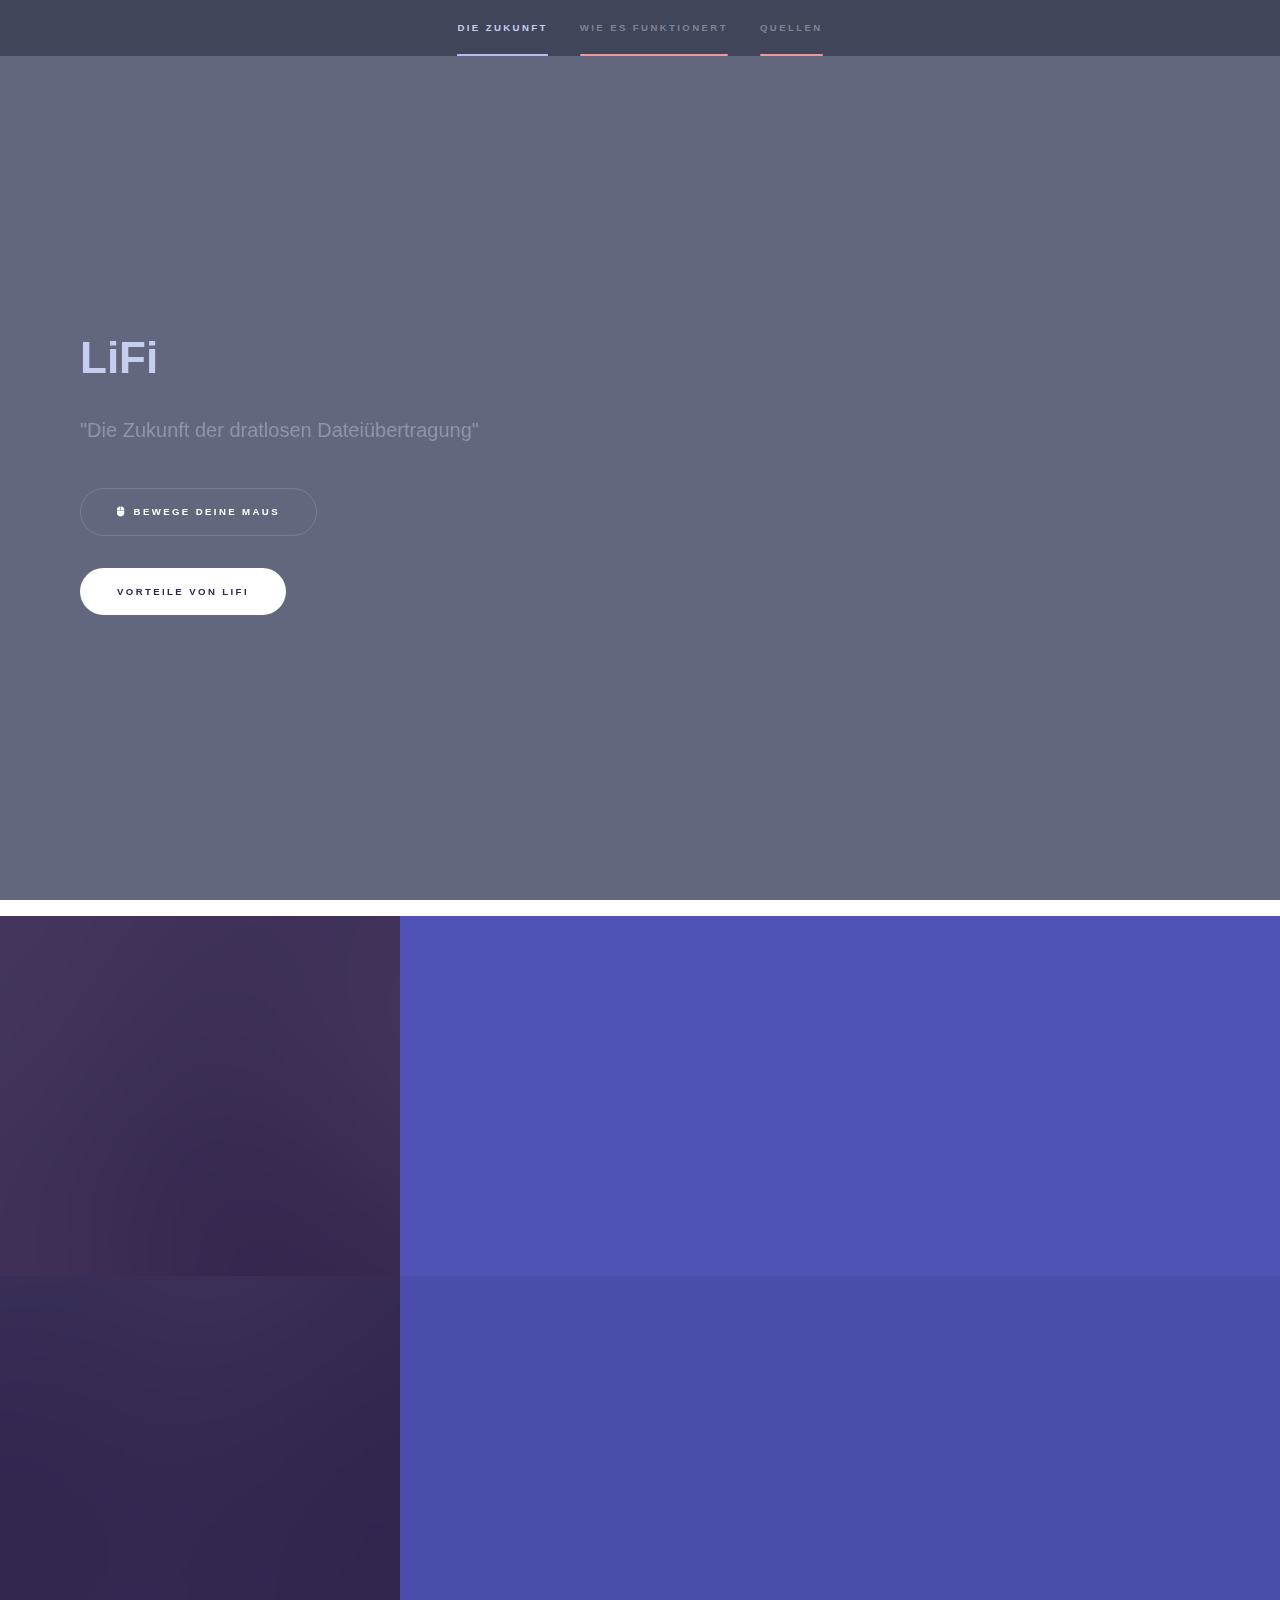
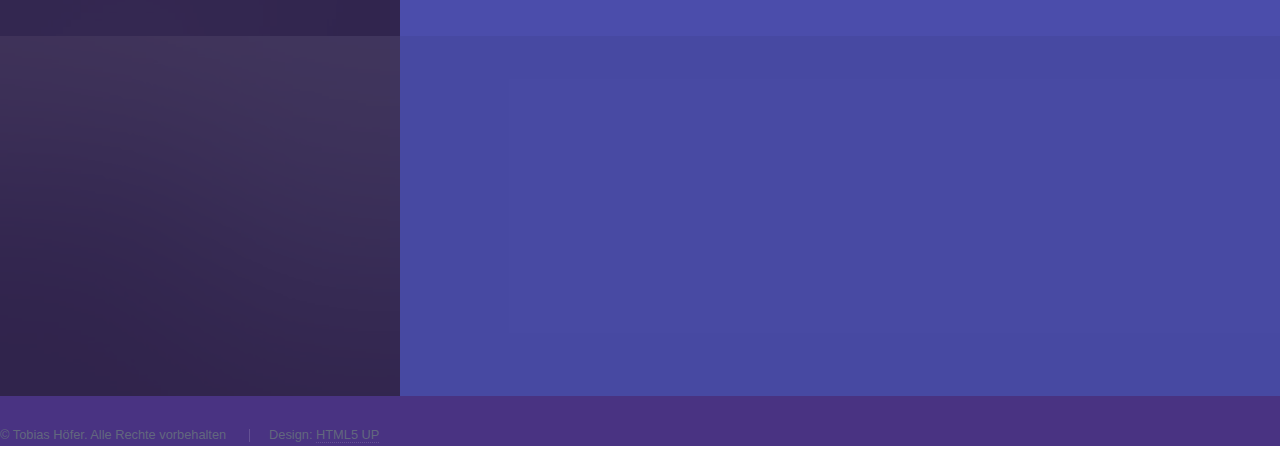
<file: index.html>
<!DOCTYPE html>
<!--
	Hyperspace by HTML5 UP
	html5up.net | @ajlkn
	Free for personal and commercial use under the CCA 3.0 license (html5up.net/license)
-->
<html>

<head>
    <title>Hyperspace by HTML5 UP</title>
    <meta charset="utf-8" />
    <meta name="viewport" content="width=device-width, initial-scale=1, user-scalable=no" />
    <link rel="stylesheet" href="assets/css/main.css" />
    <noscript>
        <link rel="stylesheet" href="assets/css/noscript.css" />
    </noscript>
</head>

<body class="is-preload">
    <!-- Sidebar -->
    <section id="sidebar">
        <div class="inner">
            <nav>
                <ul>
                    <li><a href="#intro">Die Zukunft</a></li>
                    <li><a href="funktionsweise.html">Wie es funktionert</a></li>
                    <li><a href="quellen.html">Quellen</a></li>
                </ul>
            </nav>
        </div>
    </section>

    <!-- Wrapper -->
    <div id="wrapper">
        <!-- Intro -->
        <section id="intro" class="wrapper fullscreen fade-up">
            <iframe class="background" src='https://my.spline.design/roomrelaxingcopy-d5217af9cf2f58f8c0ad88a4c4eafdf1/' frameborder='0' width='100%' height='100%'></iframe>
            <div class="inner">
                <h1>LiFi</h1>
                <p class="mytext-dark">"Die Zukunft der dratlosen Dateiübertragung"</p>
                <ul class="actions">
                    <li><a class="button icon solid fa-mouse">Bewege deine Maus</a></li>
                </ul>
                <ul class="actions">
                    <li>
                        <a href="#one" class="button primary scrolly">Vorteile von LiFi</a>
                    </li>
                </ul>
            </div>
        </section>

        <!-- One -->
        <section id="one" class="wrapper style2 spotlights">
            <section>
                <a href="#" class="image"><img src="images/pic01.jpg" alt="" data-position="center center" /></a>
                <div class="content">
                    <div class="inner">
                        <h2>Schnellere Übertragungsgeschwindigkeiten</h2>
                        <p>
                            Durch die Übertragung der Daten über Licht, können deutlich höhere Geschwindigkeiten als mit dem herkömmlichen WiFi erreicht werden. In Forschungsumgebungen wurden Spitzengeschwindigkeiten von bis zu 224 Gbit/s gemessen.
                        </p>
                        <ul class="actions">
                            <li>
                                <a href="funktionsweise.html" class="button">Mehr über LiFi</a>
                            </li>
                        </ul>
                    </div>
                </div>
            </section>
            <section>
                <a href="#" class="image"><img src="images/pic02.jpg" alt="" data-position="top center" /></a>
                <div class="content">
                    <div class="inner">
                        <h2>Echtzeitübertragung</h2>
                        <p>
                            Durch die Funktionsweise von LiFi könnten Daten in Echtzeit übermittelt werden. Dies wird momentan vom Frauenhofer Institut in Dresden erforscht
                        </p>
                        <ul class="actions">
                            <li>
                                <a href="generic.html" class="button">Frauenhofer Institut</a>
                            </li>
                        </ul>
                    </div>
                </div>
            </section>
            <section>
                <a href="#" class="image"><img src="images/pic03.jpg" alt="" data-position="25% 25%" /></a>
                <div class="content">
                    <div class="inner">
                        <h2>Verträglichkeit</h2>
                        <p>
                            Da es in verschiedenen Szenarien ungünstig bis unmöglich ist, Daten über Elektromagnetische Wellen zu übertragen, eignet sich LiFi auch in Krankenhäusern oder in Flugzeugen oder in Abgeschiedenen Orten.
                        </p>
                        <ul class="actions">
                            <li>
                                <a href="funktionsweise.html" class="button">Wie funktionert LiFi</a>
                            </li>
                        </ul>
                    </div>
                </div>
            </section>
        </section>
    </div>

    <!-- Footer -->
    <footer id="footer" class="wrapper style1-alt">
        <div class="inner">
            <ul class="menu">
                <li>&copy; Tobias Höfer. Alle Rechte vorbehalten</li>
                <li>Design: <a href="http://html5up.net">HTML5 UP</a></li>
            </ul>
        </div>
    </footer>

    <!-- Scripts -->
    <script src="assets/js/jquery.min.js"></script>
    <script src="assets/js/jquery.scrollex.min.js"></script>
    <script src="assets/js/jquery.scrolly.min.js"></script>
    <script src="assets/js/browser.min.js"></script>
    <script src="assets/js/breakpoints.min.js"></script>
    <script src="assets/js/util.js"></script>
    <script src="assets/js/main.js"></script>
</body>

</html>
</file>
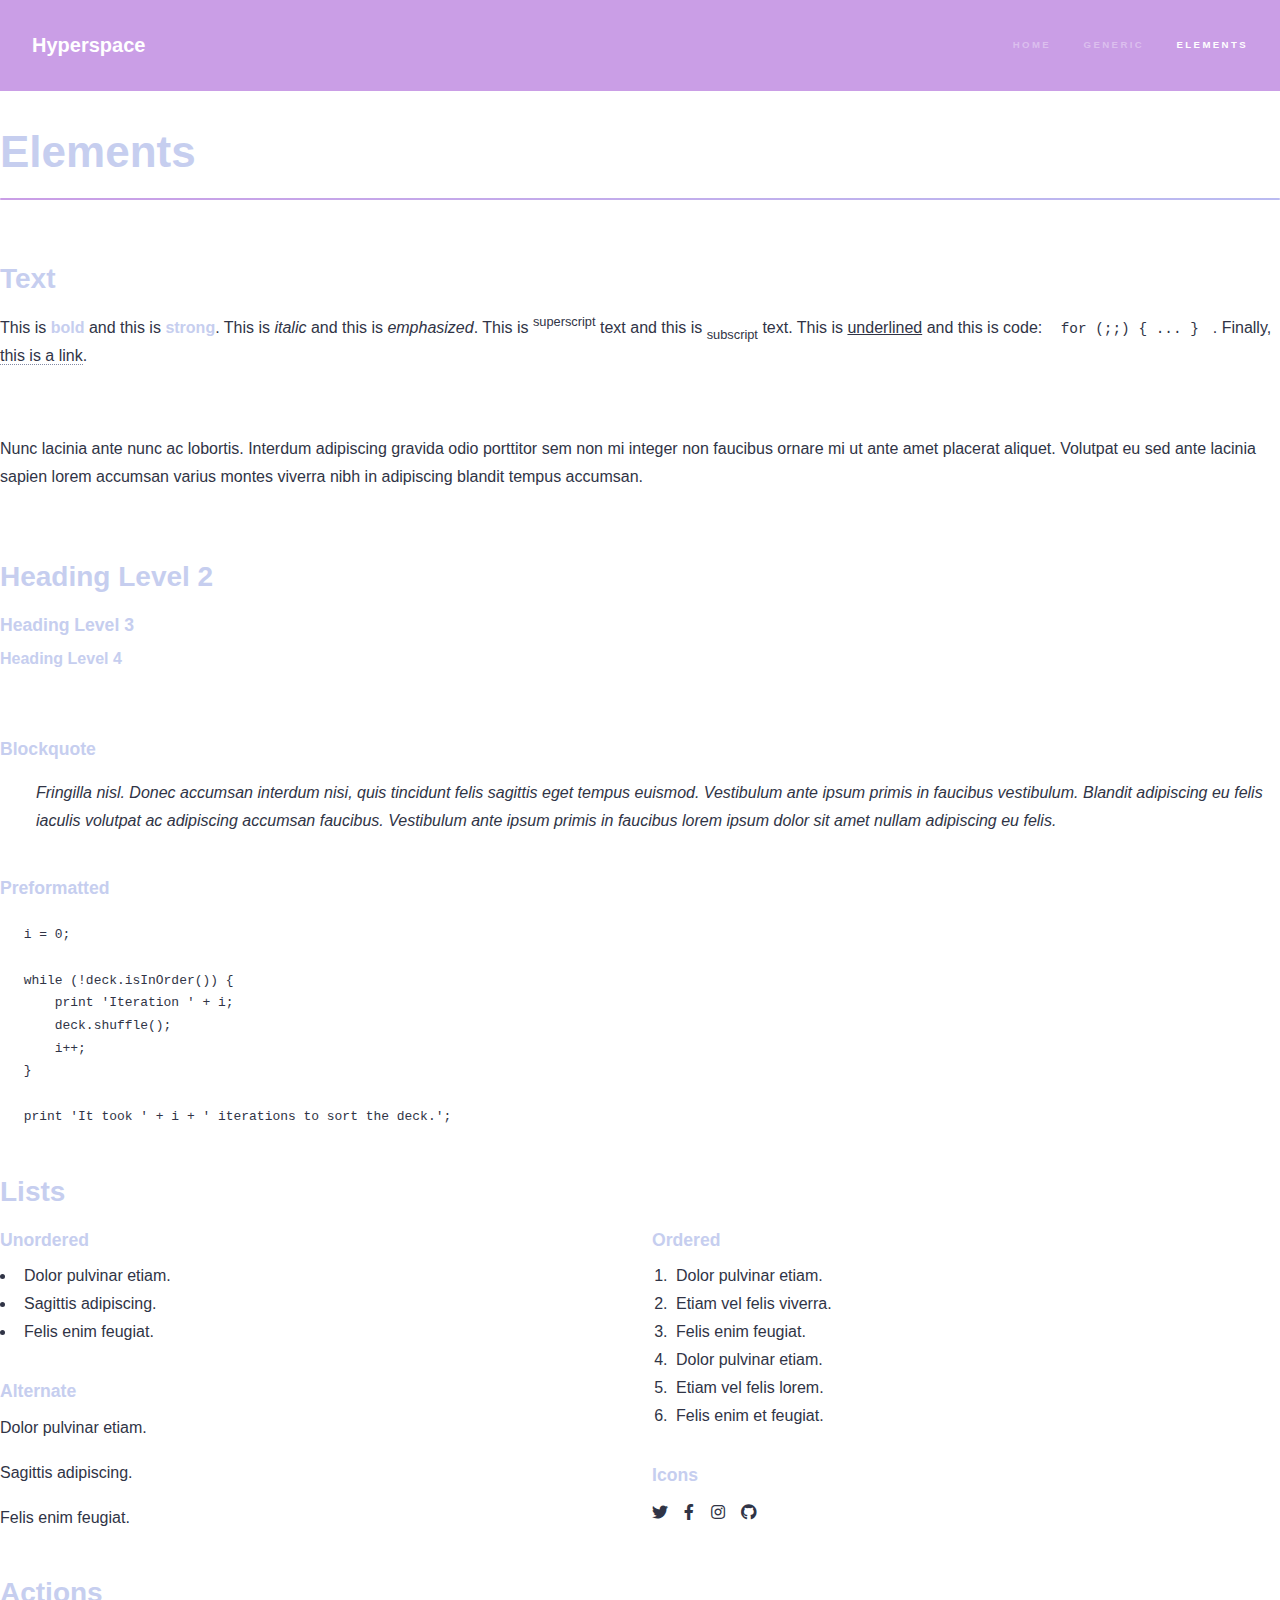
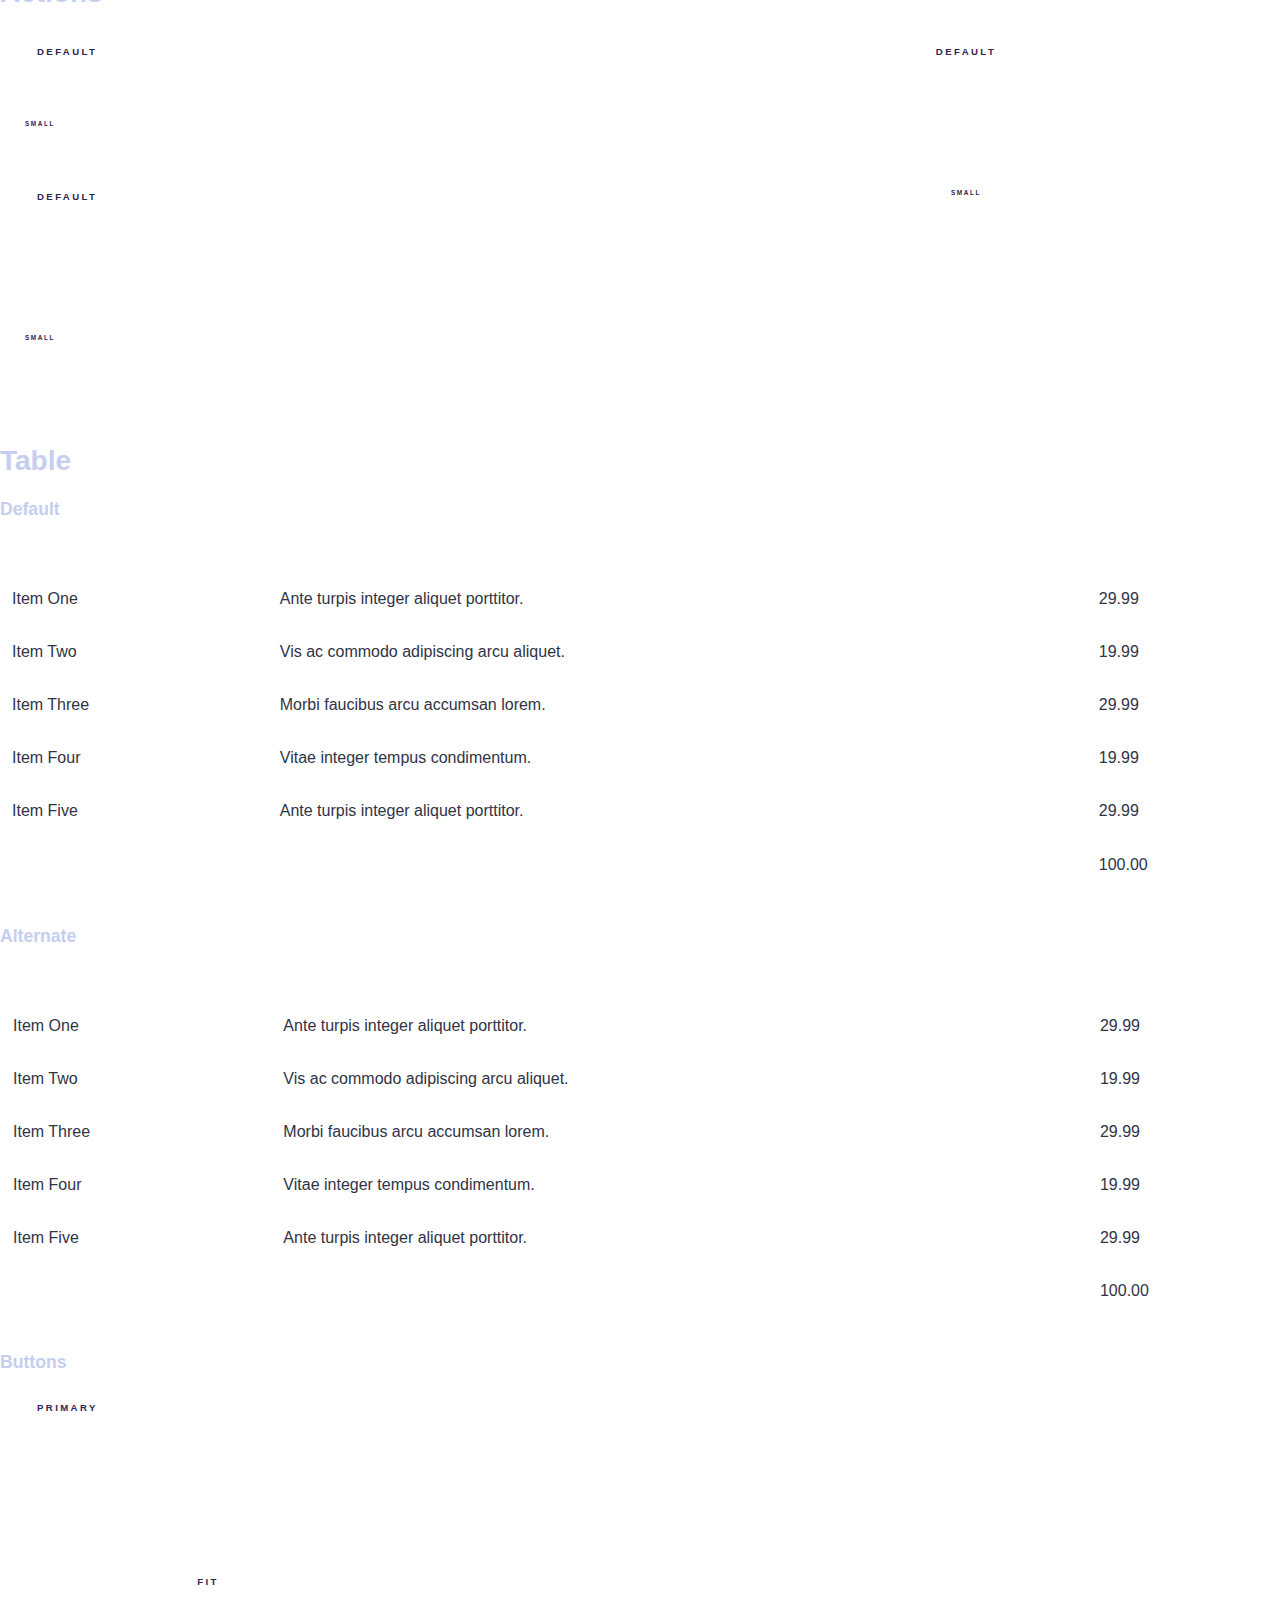
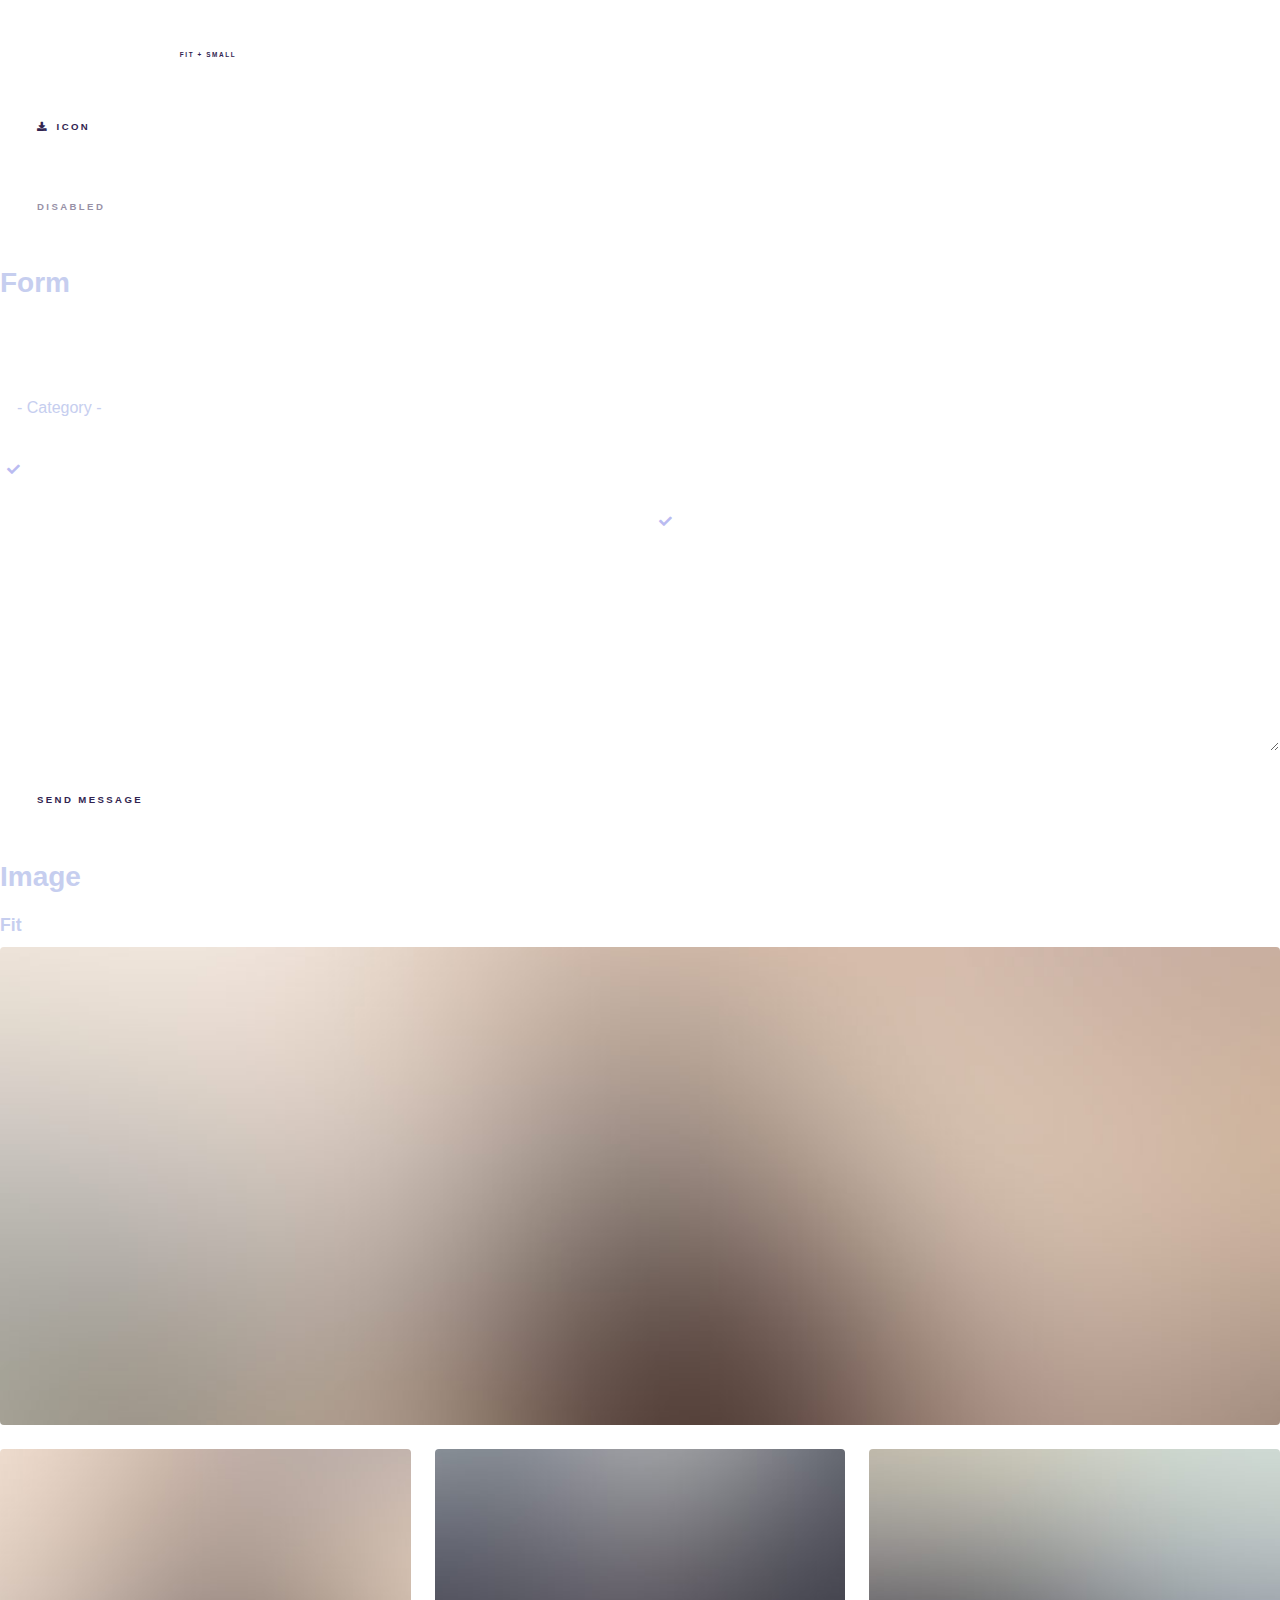
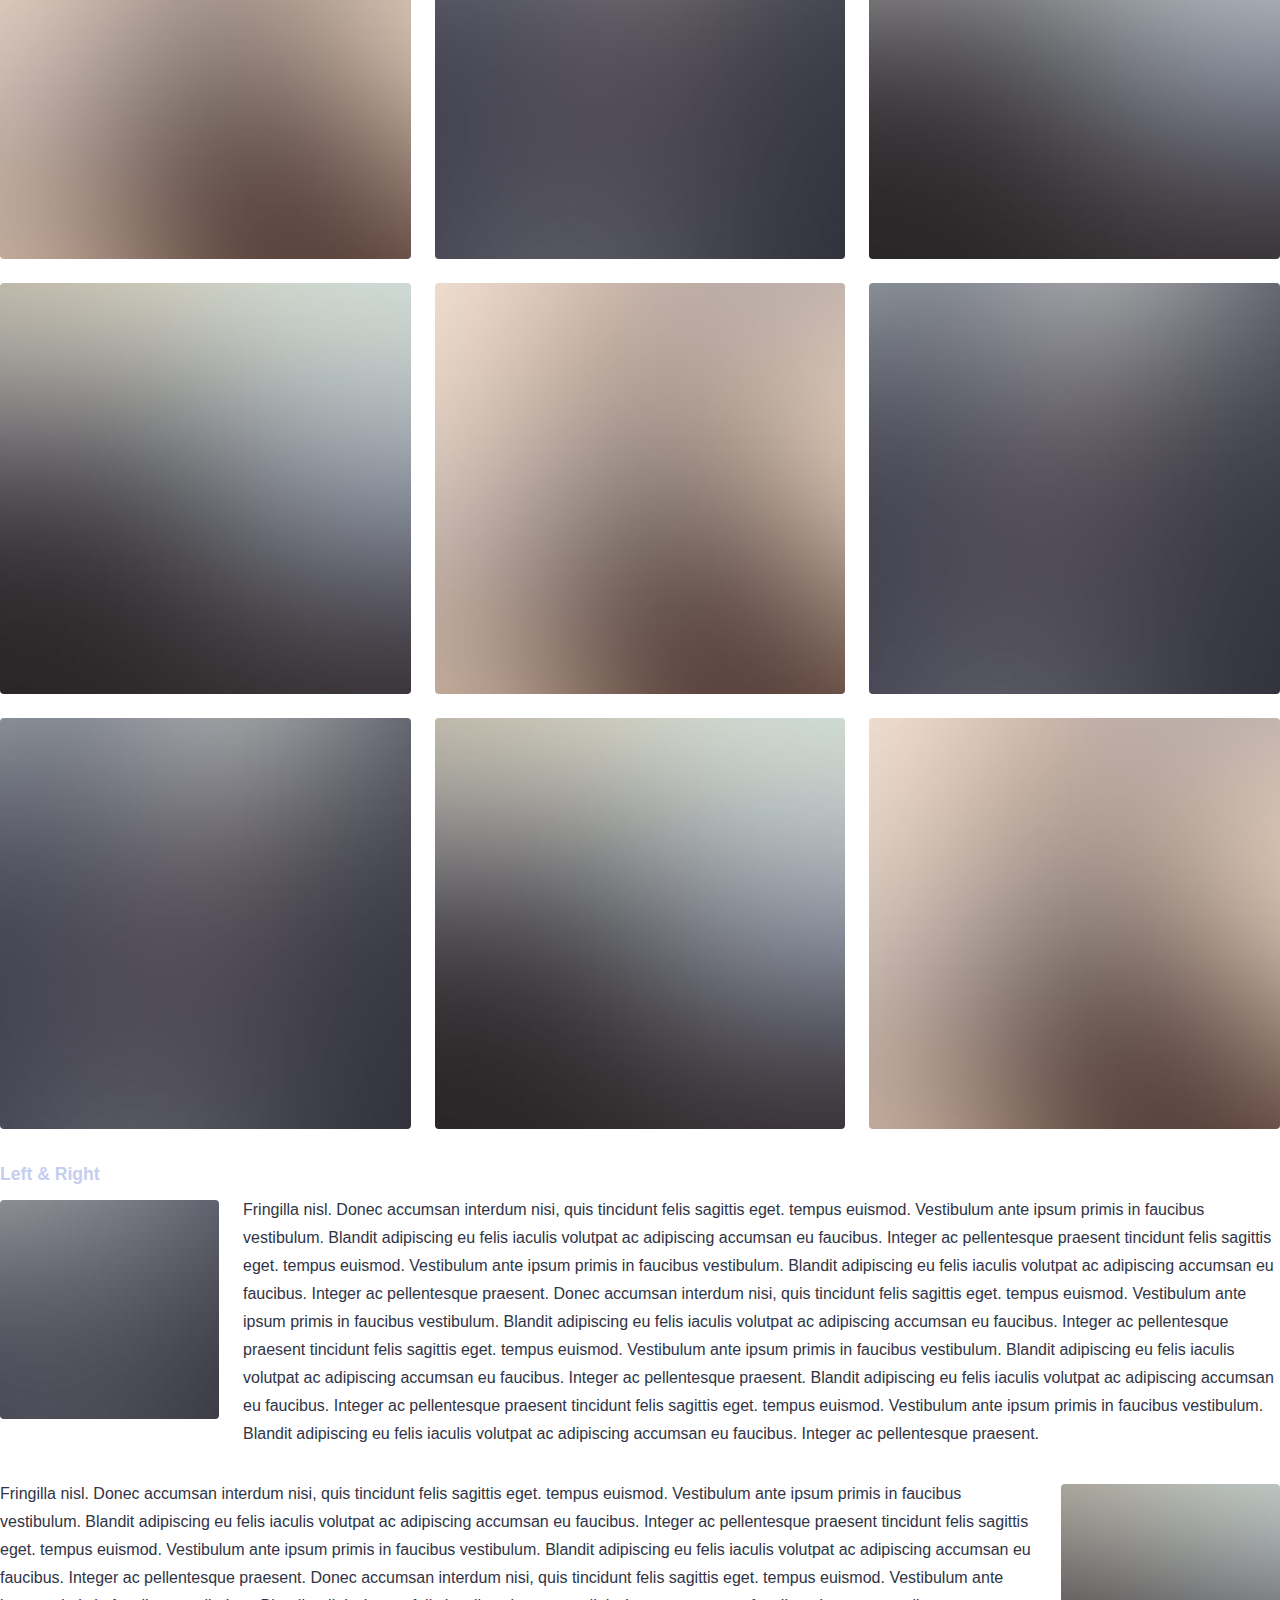
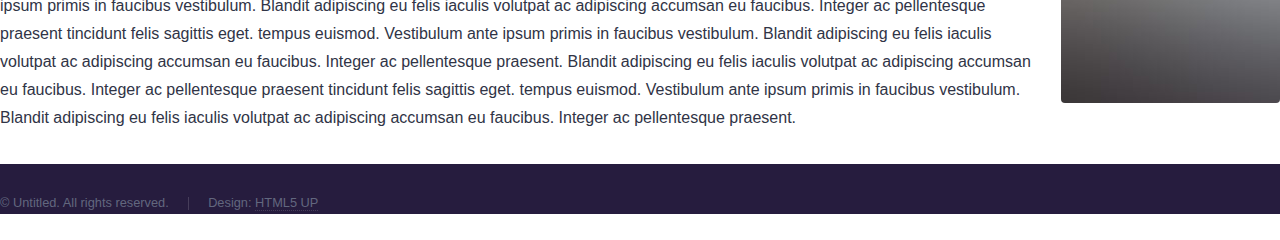
<file: elements.html>
<!DOCTYPE HTML>
<!--
	Hyperspace by HTML5 UP
	html5up.net | @ajlkn
	Free for personal and commercial use under the CCA 3.0 license (html5up.net/license)
-->
<html>
	<head>
		<title>Elements - Hyperspace by HTML5 UP</title>
		<meta charset="utf-8" />
		<meta name="viewport" content="width=device-width, initial-scale=1, user-scalable=no" />
		<link rel="stylesheet" href="assets/css/main.css" />
		<noscript><link rel="stylesheet" href="assets/css/noscript.css" /></noscript>
	</head>
	<body class="is-preload">

		<!-- Header -->
			<header id="header">
				<a href="index.html" class="title">Hyperspace</a>
				<nav>
					<ul>
						<li><a href="index.html">Home</a></li>
						<li><a href="generic.html">Generic</a></li>
						<li><a href="elements.html"  class="active">Elements</a></li>
					</ul>
				</nav>
			</header>

		<!-- Wrapper -->
			<div id="wrapper">

				<!-- Main -->
					<section id="main" class="wrapper">
						<div class="inner">
							<h1 class="major">Elements</h1>

							<!-- Text -->
								<section>
									<h2>Text</h2>
									<p>This is <b>bold</b> and this is <strong>strong</strong>. This is <i>italic</i> and this is <em>emphasized</em>.
									This is <sup>superscript</sup> text and this is <sub>subscript</sub> text.
									This is <u>underlined</u> and this is code: <code>for (;;) { ... }</code>. Finally, <a href="#">this is a link</a>.</p>
									<hr />
									<p>Nunc lacinia ante nunc ac lobortis. Interdum adipiscing gravida odio porttitor sem non mi integer non faucibus ornare mi ut ante amet placerat aliquet. Volutpat eu sed ante lacinia sapien lorem accumsan varius montes viverra nibh in adipiscing blandit tempus accumsan.</p>
									<hr />
									<h2>Heading Level 2</h2>
									<h3>Heading Level 3</h3>
									<h4>Heading Level 4</h4>
									<hr />
									<h3>Blockquote</h3>
									<blockquote>Fringilla nisl. Donec accumsan interdum nisi, quis tincidunt felis sagittis eget tempus euismod. Vestibulum ante ipsum primis in faucibus vestibulum. Blandit adipiscing eu felis iaculis volutpat ac adipiscing accumsan faucibus. Vestibulum ante ipsum primis in faucibus lorem ipsum dolor sit amet nullam adipiscing eu felis.</blockquote>
									<h3>Preformatted</h3>
									<pre><code>i = 0;

while (!deck.isInOrder()) {
    print 'Iteration ' + i;
    deck.shuffle();
    i++;
}

print 'It took ' + i + ' iterations to sort the deck.';</code></pre>
								</section>

							<!-- Lists -->
								<section>
									<h2>Lists</h2>
									<div class="row">
										<div class="col-6 col-12-medium">
											<h3>Unordered</h3>
											<ul>
												<li>Dolor pulvinar etiam.</li>
												<li>Sagittis adipiscing.</li>
												<li>Felis enim feugiat.</li>
											</ul>
											<h3>Alternate</h3>
											<ul class="alt">
												<li>Dolor pulvinar etiam.</li>
												<li>Sagittis adipiscing.</li>
												<li>Felis enim feugiat.</li>
											</ul>
										</div>
										<div class="col-6 col-12-medium">
											<h3>Ordered</h3>
											<ol>
												<li>Dolor pulvinar etiam.</li>
												<li>Etiam vel felis viverra.</li>
												<li>Felis enim feugiat.</li>
												<li>Dolor pulvinar etiam.</li>
												<li>Etiam vel felis lorem.</li>
												<li>Felis enim et feugiat.</li>
											</ol>
											<h3>Icons</h3>
											<ul class="icons">
												<li><a href="#" class="icon brands fa-twitter"><span class="label">Twitter</span></a></li>
												<li><a href="#" class="icon brands fa-facebook-f"><span class="label">Facebook</span></a></li>
												<li><a href="#" class="icon brands fa-instagram"><span class="label">Instagram</span></a></li>
												<li><a href="#" class="icon brands fa-github"><span class="label">Github</span></a></li>
											</ul>
										</div>
									</div>
									<h2>Actions</h2>
									<div class="row">
										<div class="col-6 col-12-medium">
											<ul class="actions">
												<li><a href="#" class="button primary">Default</a></li>
												<li><a href="#" class="button">Default</a></li>
											</ul>
											<ul class="actions small">
												<li><a href="#" class="button primary small">Small</a></li>
												<li><a href="#" class="button small">Small</a></li>
											</ul>
											<ul class="actions stacked">
												<li><a href="#" class="button primary">Default</a></li>
												<li><a href="#" class="button">Default</a></li>
											</ul>
											<ul class="actions stacked">
												<li><a href="#" class="button primary small">Small</a></li>
												<li><a href="#" class="button small">Small</a></li>
											</ul>
										</div>
										<div class="col-6 col-12-medium">
											<ul class="actions stacked">
												<li><a href="#" class="button primary fit">Default</a></li>
												<li><a href="#" class="button fit">Default</a></li>
											</ul>
											<ul class="actions stacked">
												<li><a href="#" class="button primary small fit">Small</a></li>
												<li><a href="#" class="button small fit">Small</a></li>
											</ul>
										</div>
									</div>
								</section>

							<!-- Table -->
								<section>
									<h2>Table</h2>
									<h3>Default</h3>
									<div class="table-wrapper">
										<table>
											<thead>
												<tr>
													<th>Name</th>
													<th>Description</th>
													<th>Price</th>
												</tr>
											</thead>
											<tbody>
												<tr>
													<td>Item One</td>
													<td>Ante turpis integer aliquet porttitor.</td>
													<td>29.99</td>
												</tr>
												<tr>
													<td>Item Two</td>
													<td>Vis ac commodo adipiscing arcu aliquet.</td>
													<td>19.99</td>
												</tr>
												<tr>
													<td>Item Three</td>
													<td> Morbi faucibus arcu accumsan lorem.</td>
													<td>29.99</td>
												</tr>
												<tr>
													<td>Item Four</td>
													<td>Vitae integer tempus condimentum.</td>
													<td>19.99</td>
												</tr>
												<tr>
													<td>Item Five</td>
													<td>Ante turpis integer aliquet porttitor.</td>
													<td>29.99</td>
												</tr>
											</tbody>
											<tfoot>
												<tr>
													<td colspan="2"></td>
													<td>100.00</td>
												</tr>
											</tfoot>
										</table>
									</div>

									<h3>Alternate</h3>
									<div class="table-wrapper">
										<table class="alt">
											<thead>
												<tr>
													<th>Name</th>
													<th>Description</th>
													<th>Price</th>
												</tr>
											</thead>
											<tbody>
												<tr>
													<td>Item One</td>
													<td>Ante turpis integer aliquet porttitor.</td>
													<td>29.99</td>
												</tr>
												<tr>
													<td>Item Two</td>
													<td>Vis ac commodo adipiscing arcu aliquet.</td>
													<td>19.99</td>
												</tr>
												<tr>
													<td>Item Three</td>
													<td> Morbi faucibus arcu accumsan lorem.</td>
													<td>29.99</td>
												</tr>
												<tr>
													<td>Item Four</td>
													<td>Vitae integer tempus condimentum.</td>
													<td>19.99</td>
												</tr>
												<tr>
													<td>Item Five</td>
													<td>Ante turpis integer aliquet porttitor.</td>
													<td>29.99</td>
												</tr>
											</tbody>
											<tfoot>
												<tr>
													<td colspan="2"></td>
													<td>100.00</td>
												</tr>
											</tfoot>
										</table>
									</div>
								</section>

							<!-- Buttons -->
								<section>
									<h3>Buttons</h3>
									<ul class="actions">
										<li><a href="#" class="button primary">Primary</a></li>
										<li><a href="#" class="button">Default</a></li>
									</ul>
									<ul class="actions">
										<li><a href="#" class="button large">Large</a></li>
										<li><a href="#" class="button">Default</a></li>
										<li><a href="#" class="button small">Small</a></li>
									</ul>
									<ul class="actions fit">
										<li><a href="#" class="button primary fit">Fit</a></li>
										<li><a href="#" class="button fit">Fit</a></li>
										<li><a href="#" class="button fit">Fit</a></li>
									</ul>
									<ul class="actions fit small">
										<li><a href="#" class="button primary fit small">Fit + Small</a></li>
										<li><a href="#" class="button fit small">Fit + Small</a></li>
										<li><a href="#" class="button fit small">Fit + Small</a></li>
									</ul>
									<ul class="actions">
										<li><a href="#" class="button primary icon solid fa-download">Icon</a></li>
										<li><a href="#" class="button icon solid fa-upload">Icon</a></li>
										<li><a href="#" class="button icon solid fa-save">Icon</a></li>
									</ul>
									<ul class="actions">
										<li><span class="button primary disabled">Disabled</span></li>
										<li><span class="button disabled">Disabled</span></li>
									</ul>
								</section>

							<!-- Form -->
								<section>
									<h2>Form</h2>
									<form method="post" action="#">
										<div class="row gtr-uniform">
											<div class="col-6 col-12-xsmall">
												<input type="text" name="demo-name" id="demo-name" value="" placeholder="Name" />
											</div>
											<div class="col-6 col-12-xsmall">
												<input type="email" name="demo-email" id="demo-email" value="" placeholder="Email" />
											</div>
											<div class="col-12">
												<select name="demo-category" id="demo-category">
													<option value="">- Category -</option>
													<option value="1">Manufacturing</option>
													<option value="1">Shipping</option>
													<option value="1">Administration</option>
													<option value="1">Human Resources</option>
												</select>
											</div>
											<div class="col-4 col-12-small">
												<input type="radio" id="demo-priority-low" name="demo-priority" checked>
												<label for="demo-priority-low">Low</label>
											</div>
											<div class="col-4 col-12-small">
												<input type="radio" id="demo-priority-normal" name="demo-priority">
												<label for="demo-priority-normal">Normal</label>
											</div>
											<div class="col-4 col-12-small">
												<input type="radio" id="demo-priority-high" name="demo-priority">
												<label for="demo-priority-high">High</label>
											</div>
											<div class="col-6 col-12-small">
												<input type="checkbox" id="demo-copy" name="demo-copy">
												<label for="demo-copy">Email me a copy</label>
											</div>
											<div class="col-6 col-12-small">
												<input type="checkbox" id="demo-human" name="demo-human" checked>
												<label for="demo-human">Not a robot</label>
											</div>
											<div class="col-12">
												<textarea name="demo-message" id="demo-message" placeholder="Enter your message" rows="6"></textarea>
											</div>
											<div class="col-12">
												<ul class="actions">
													<li><input type="submit" value="Send Message" class="primary" /></li>
													<li><input type="reset" value="Reset" /></li>
												</ul>
											</div>
										</div>
									</form>
								</section>

							<!-- Image -->
								<section>
									<h2>Image</h2>
									<h3>Fit</h3>
									<div class="box alt">
										<div class="row gtr-uniform">
											<div class="col-12"><span class="image fit"><img src="images/pic04.jpg" alt="" /></span></div>
											<div class="col-4"><span class="image fit"><img src="images/pic01.jpg" alt="" /></span></div>
											<div class="col-4"><span class="image fit"><img src="images/pic02.jpg" alt="" /></span></div>
											<div class="col-4"><span class="image fit"><img src="images/pic03.jpg" alt="" /></span></div>
											<div class="col-4"><span class="image fit"><img src="images/pic03.jpg" alt="" /></span></div>
											<div class="col-4"><span class="image fit"><img src="images/pic01.jpg" alt="" /></span></div>
											<div class="col-4"><span class="image fit"><img src="images/pic02.jpg" alt="" /></span></div>
											<div class="col-4"><span class="image fit"><img src="images/pic02.jpg" alt="" /></span></div>
											<div class="col-4"><span class="image fit"><img src="images/pic03.jpg" alt="" /></span></div>
											<div class="col-4"><span class="image fit"><img src="images/pic01.jpg" alt="" /></span></div>
										</div>
									</div>
									<h3>Left &amp; Right</h3>
									<p><span class="image left"><img src="images/pic05.jpg" alt="" /></span>Fringilla nisl. Donec accumsan interdum nisi, quis tincidunt felis sagittis eget. tempus euismod. Vestibulum ante ipsum primis in faucibus vestibulum. Blandit adipiscing eu felis iaculis volutpat ac adipiscing accumsan eu faucibus. Integer ac pellentesque praesent tincidunt felis sagittis eget. tempus euismod. Vestibulum ante ipsum primis in faucibus vestibulum. Blandit adipiscing eu felis iaculis volutpat ac adipiscing accumsan eu faucibus. Integer ac pellentesque praesent. Donec accumsan interdum nisi, quis tincidunt felis sagittis eget. tempus euismod. Vestibulum ante ipsum primis in faucibus vestibulum. Blandit adipiscing eu felis iaculis volutpat ac adipiscing accumsan eu faucibus. Integer ac pellentesque praesent tincidunt felis sagittis eget. tempus euismod. Vestibulum ante ipsum primis in faucibus vestibulum. Blandit adipiscing eu felis iaculis volutpat ac adipiscing accumsan eu faucibus. Integer ac pellentesque praesent. Blandit adipiscing eu felis iaculis volutpat ac adipiscing accumsan eu faucibus. Integer ac pellentesque praesent tincidunt felis sagittis eget. tempus euismod. Vestibulum ante ipsum primis in faucibus vestibulum. Blandit adipiscing eu felis iaculis volutpat ac adipiscing accumsan eu faucibus. Integer ac pellentesque praesent.</p>
									<p><span class="image right"><img src="images/pic06.jpg" alt="" /></span>Fringilla nisl. Donec accumsan interdum nisi, quis tincidunt felis sagittis eget. tempus euismod. Vestibulum ante ipsum primis in faucibus vestibulum. Blandit adipiscing eu felis iaculis volutpat ac adipiscing accumsan eu faucibus. Integer ac pellentesque praesent tincidunt felis sagittis eget. tempus euismod. Vestibulum ante ipsum primis in faucibus vestibulum. Blandit adipiscing eu felis iaculis volutpat ac adipiscing accumsan eu faucibus. Integer ac pellentesque praesent. Donec accumsan interdum nisi, quis tincidunt felis sagittis eget. tempus euismod. Vestibulum ante ipsum primis in faucibus vestibulum. Blandit adipiscing eu felis iaculis volutpat ac adipiscing accumsan eu faucibus. Integer ac pellentesque praesent tincidunt felis sagittis eget. tempus euismod. Vestibulum ante ipsum primis in faucibus vestibulum. Blandit adipiscing eu felis iaculis volutpat ac adipiscing accumsan eu faucibus. Integer ac pellentesque praesent. Blandit adipiscing eu felis iaculis volutpat ac adipiscing accumsan eu faucibus. Integer ac pellentesque praesent tincidunt felis sagittis eget. tempus euismod. Vestibulum ante ipsum primis in faucibus vestibulum. Blandit adipiscing eu felis iaculis volutpat ac adipiscing accumsan eu faucibus. Integer ac pellentesque praesent.</p>
								</section>

						</div>
					</section>

			</div>

		<!-- Footer -->
			<footer id="footer" class="wrapper alt">
				<div class="inner">
					<ul class="menu">
						<li>&copy; Untitled. All rights reserved.</li><li>Design: <a href="http://html5up.net">HTML5 UP</a></li>
					</ul>
				</div>
			</footer>

		<!-- Scripts -->
			<script src="assets/js/jquery.min.js"></script>
			<script src="assets/js/jquery.scrollex.min.js"></script>
			<script src="assets/js/jquery.scrolly.min.js"></script>
			<script src="assets/js/browser.min.js"></script>
			<script src="assets/js/breakpoints.min.js"></script>
			<script src="assets/js/util.js"></script>
			<script src="assets/js/main.js"></script>

	</body>
</html>
</file>
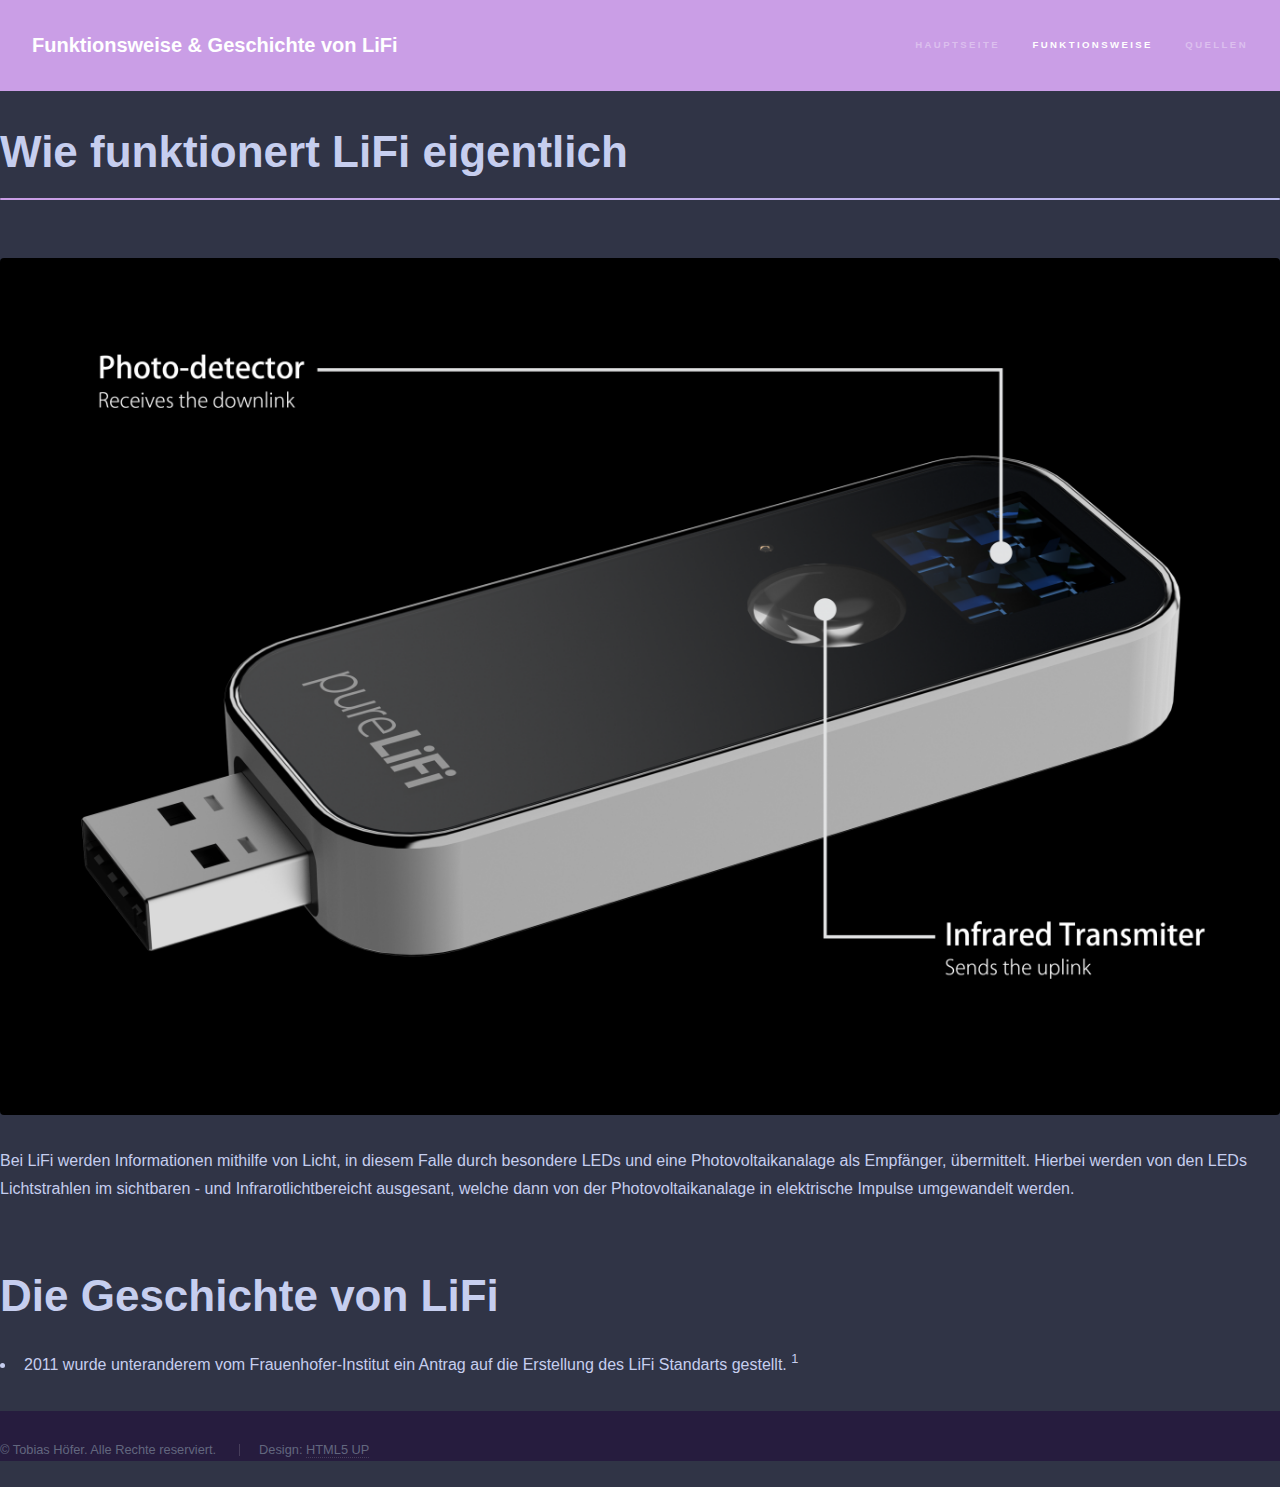
<file: funktionsweise.html>
<!DOCTYPE html>
<!--
	Hyperspace by HTML5 UP
	html5up.net | @ajlkn
	Free for personal and commercial use under the CCA 3.0 license (html5up.net/license)
-->
<html>

<head>
    <title>Funktionsweise von LiFi</title>
    <meta charset="utf-8" />
    <meta name="viewport" content="width=device-width, initial-scale=1, user-scalable=no" />
    <link rel="stylesheet" href="assets/css/main.css" />
    <noscript>
        <link rel="stylesheet" href="assets/css/noscript.css" />
    </noscript>
</head>

<body class="is-preload mybody">
    <!-- Header -->
    <header id="header">
        <a href="index.html" class="title">Funktionsweise & Geschichte von LiFi</a>
        <nav>
            <ul>
                <li><a href="index.html">Hauptseite</a></li>
                <li>
                    <a href="funktionsweise.html" class="active">Funktionsweise</a>
                </li>
                <li><a href="quellen.html">Quellen</a></li>
            </ul>
        </nav>
    </header>

    <!-- Wrapper -->
    <div id="wrapper">
        <!-- Main -->
        <section id="main" class="wrapper">
            <div class="inner mytext">
                <h1 class="major">Wie funktionert LiFi eigentlich</h1>
                <span class="image fit"><img src="images/lifi-stick.png" alt="" /></span>
                <p class="mytext">
                    Bei LiFi werden Informationen mithilfe von Licht, in diesem Falle durch besondere LEDs und eine Photovoltaikanalage als Empfänger, übermittelt. Hierbei werden von den LEDs Lichtstrahlen im sichtbaren - und Infrarotlichtbereicht ausgesant, welche dann
                    von der Photovoltaikanalage in elektrische Impulse umgewandelt werden.
                </p>
            </div>

            <div class="inner mytext">
                <h1>Die Geschichte von LiFi</h1>
                <ul>
                    <li>
                        2011 wurde unteranderem vom Frauenhofer-Institut ein Antrag auf die Erstellung des LiFi Standarts gestellt. <sup href="">1</sup>
                    </li>
                </ul>
            </div>
        </section>
    </div>

    <!-- Footer -->
    <footer id="footer" class="wrapper alt">
        <div class="inner">
            <ul class="menu">
                <li class="">&copy; Tobias Höfer. Alle Rechte reserviert.</li>
                <li>Design: <a href="http://html5up.net">HTML5 UP</a></li>
            </ul>
        </div>
    </footer>

    <!-- Scripts -->
    <script src="assets/js/jquery.min.js"></script>
    <script src="assets/js/jquery.scrollex.min.js"></script>
    <script src="assets/js/jquery.scrolly.min.js"></script>
    <script src="assets/js/browser.min.js"></script>
    <script src="assets/js/breakpoints.min.js"></script>
    <script src="assets/js/util.js"></script>
    <script src="assets/js/main.js"></script>
</body>

</html>
</file>
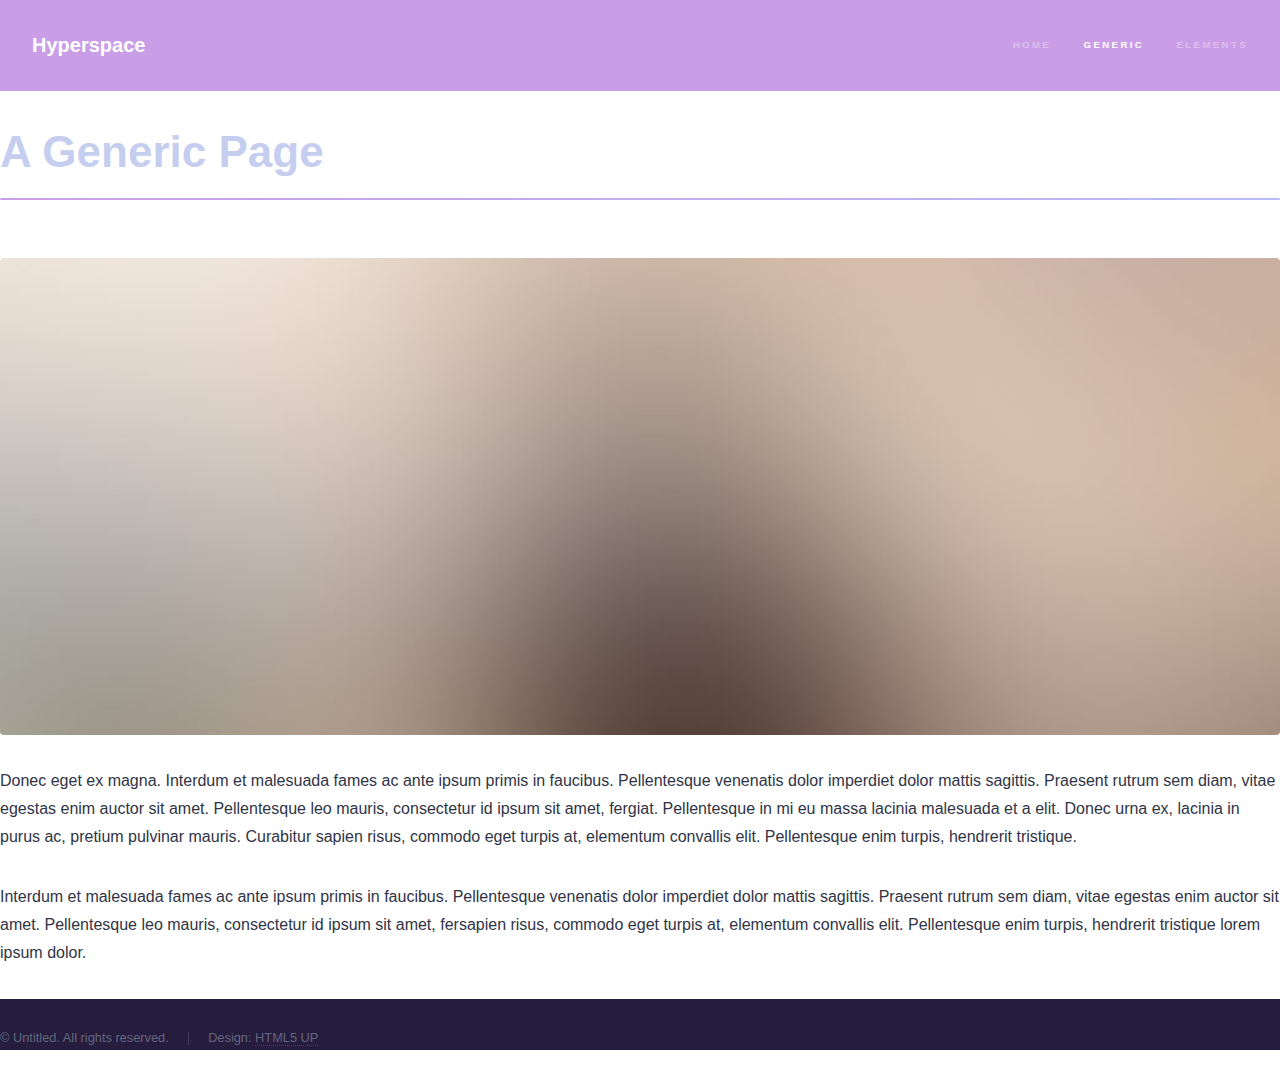
<file: generic.html>
<!DOCTYPE HTML>
<!--
	Hyperspace by HTML5 UP
	html5up.net | @ajlkn
	Free for personal and commercial use under the CCA 3.0 license (html5up.net/license)
-->
<html>
	<head>
		<title>Generic - Hyperspace by HTML5 UP</title>
		<meta charset="utf-8" />
		<meta name="viewport" content="width=device-width, initial-scale=1, user-scalable=no" />
		<link rel="stylesheet" href="assets/css/main.css" />
		<noscript><link rel="stylesheet" href="assets/css/noscript.css" /></noscript>
	</head>
	<body class="is-preload">

		<!-- Header -->
			<header id="header">
				<a href="index.html" class="title">Hyperspace</a>
				<nav>
					<ul>
						<li><a href="index.html">Home</a></li>
						<li><a href="generic.html" class="active">Generic</a></li>
						<li><a href="elements.html">Elements</a></li>
					</ul>
				</nav>
			</header>

		<!-- Wrapper -->
			<div id="wrapper">

				<!-- Main -->
					<section id="main" class="wrapper">
						<div class="inner">
							<h1 class="major">A Generic Page</h1>
							<span class="image fit"><img src="images/pic04.jpg" alt="" /></span>
							<p>Donec eget ex magna. Interdum et malesuada fames ac ante ipsum primis in faucibus. Pellentesque venenatis dolor imperdiet dolor mattis sagittis. Praesent rutrum sem diam, vitae egestas enim auctor sit amet. Pellentesque leo mauris, consectetur id ipsum sit amet, fergiat. Pellentesque in mi eu massa lacinia malesuada et a elit. Donec urna ex, lacinia in purus ac, pretium pulvinar mauris. Curabitur sapien risus, commodo eget turpis at, elementum convallis elit. Pellentesque enim turpis, hendrerit tristique.</p>
							<p>Interdum et malesuada fames ac ante ipsum primis in faucibus. Pellentesque venenatis dolor imperdiet dolor mattis sagittis. Praesent rutrum sem diam, vitae egestas enim auctor sit amet. Pellentesque leo mauris, consectetur id ipsum sit amet, fersapien risus, commodo eget turpis at, elementum convallis elit. Pellentesque enim turpis, hendrerit tristique lorem ipsum dolor.</p>
						</div>
					</section>

			</div>

		<!-- Footer -->
			<footer id="footer" class="wrapper alt">
				<div class="inner">
					<ul class="menu">
						<li>&copy; Untitled. All rights reserved.</li><li>Design: <a href="http://html5up.net">HTML5 UP</a></li>
					</ul>
				</div>
			</footer>

		<!-- Scripts -->
			<script src="assets/js/jquery.min.js"></script>
			<script src="assets/js/jquery.scrollex.min.js"></script>
			<script src="assets/js/jquery.scrolly.min.js"></script>
			<script src="assets/js/browser.min.js"></script>
			<script src="assets/js/breakpoints.min.js"></script>
			<script src="assets/js/util.js"></script>
			<script src="assets/js/main.js"></script>

	</body>
</html>
</file>
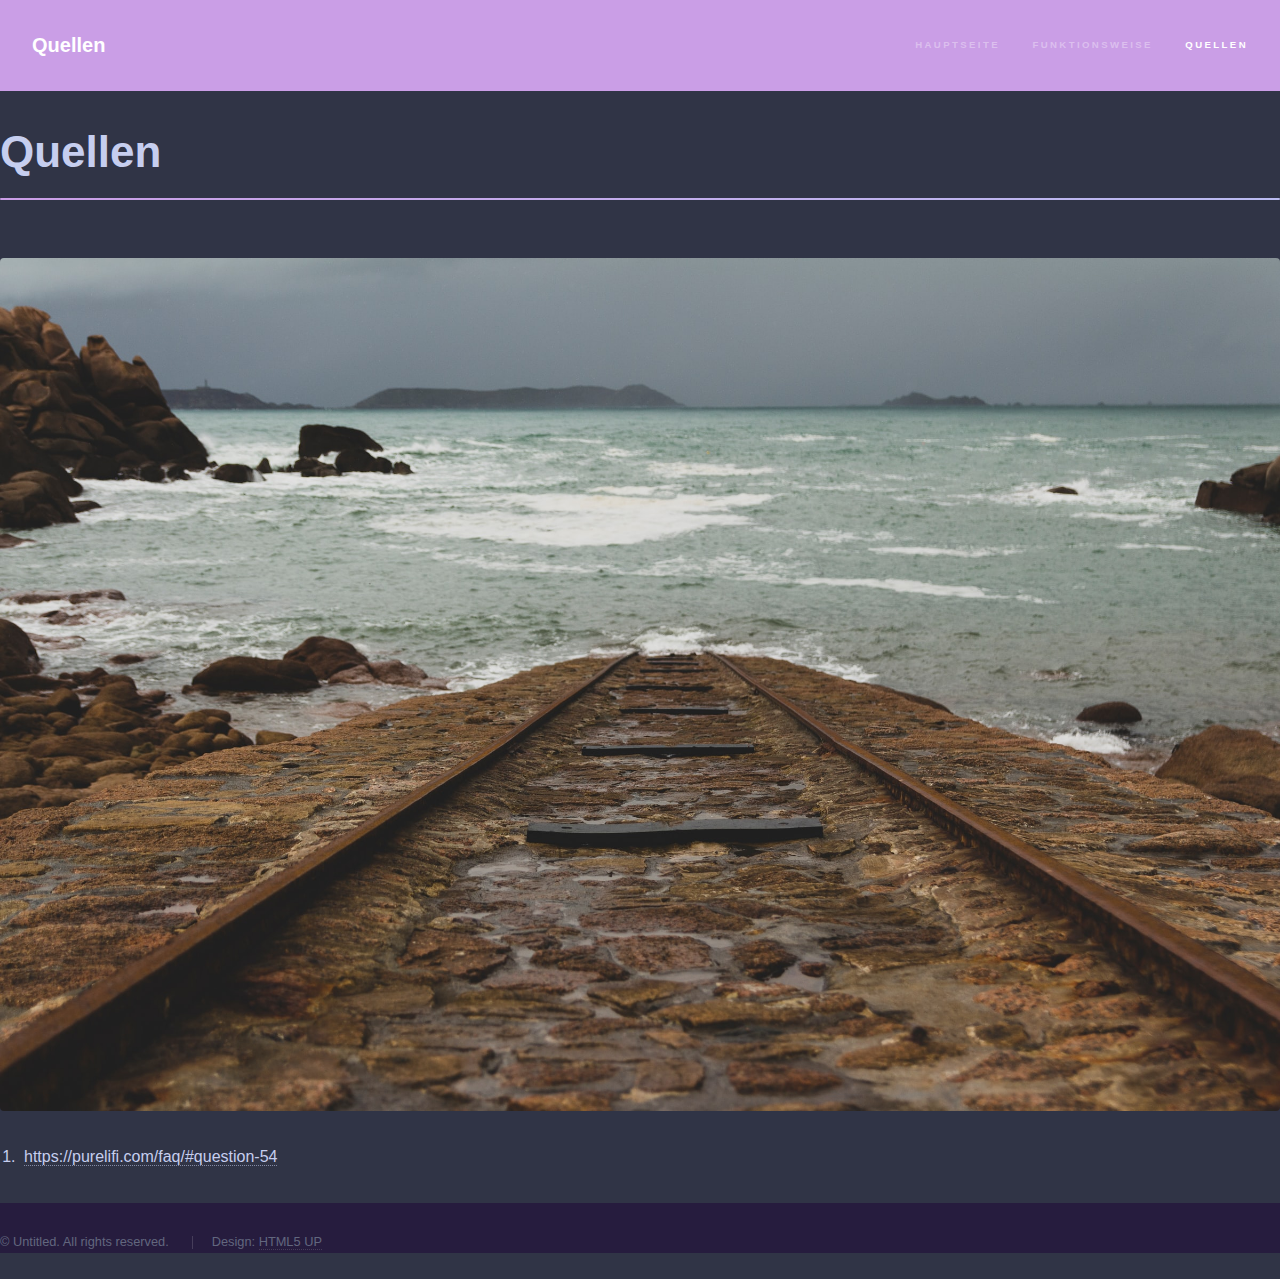
<file: quellen.html>
<!DOCTYPE html>
<!--
	Hyperspace by HTML5 UP
	html5up.net | @ajlkn
	Free for personal and commercial use under the CCA 3.0 license (html5up.net/license)
-->
<html>

<head>
    <title>Quellen</title>
    <meta charset="utf-8" />
    <meta name="viewport" content="width=device-width, initial-scale=1, user-scalable=no" />
    <link rel="stylesheet" href="assets/css/main.css" />
    <noscript>
        <link rel="stylesheet" href="assets/css/noscript.css" />
    </noscript>
</head>

<body class="is-preload mybody">
    <!-- Header -->
    <header id="header">
        <a href="index.html" class="title">Quellen</a>
        <nav>
            <ul>
                <li><a href="index.html">Hauptseite</a></li>
                <li><a href="funktionsweise.html">Funktionsweise</a></li>
                <li><a href="quellen.html   " class="active">Quellen</a></li>
            </ul>
        </nav>
    </header>

    <!-- Wrapper -->
    <div id="wrapper">
        <!-- Main -->
        <section id="main" class="wrapper">
            <div class="inner mytext">
                <h1 class="major">Quellen</h1>
                <span class="image fit"><img src="images/end-of-road-large.jpg" alt="" /></span>
                <ol>
                    <li>
                        <a href="https://purelifi.com/faq/#question-54">https://purelifi.com/faq/#question-54</a>
                    </li>
                </ol>
            </div>
        </section>
    </div>

    <!-- Footer -->
    <footer id="footer" class="wrapper alt">
        <div class="inner">
            <ul class="menu">
                <li>&copy; Untitled. All rights reserved.</li>
                <li>Design: <a href="http://html5up.net">HTML5 UP</a></li>
            </ul>
        </div>
    </footer>

    <!-- Scripts -->
    <script src="assets/js/jquery.min.js"></script>
    <script src="assets/js/jquery.scrollex.min.js"></script>
    <script src="assets/js/jquery.scrolly.min.js"></script>
    <script src="assets/js/browser.min.js"></script>
    <script src="assets/js/breakpoints.min.js"></script>
    <script src="assets/js/util.js"></script>
    <script src="assets/js/main.js"></script>
</body>

</html>
</file>
<file: assets/css/noscript.css>
/*
	Hyperspace by HTML5 UP
	html5up.net | @ajlkn
	Free for personal and commercial use under the CCA 3.0 license (html5up.net/license)
*/

/* Spotlights */

	.spotlights > section > .image:before {
		opacity: 0 !important;
	}

	.spotlights > section > .content > .inner {
		-moz-transform: none !important;
		-webkit-transform: none !important;
		-ms-transform: none !important;
		transform: none !important;
		opacity: 1 !important;
	}

/* Wrapper */

	.wrapper > .inner {
		opacity: 1 !important;
		-moz-transform: none !important;
		-webkit-transform: none !important;
		-ms-transform: none !important;
		transform: none !important;
	}

/* Sidebar */

	#sidebar > .inner {
		opacity: 1 !important;
	}

	#sidebar nav > ul > li {
		-moz-transform: none !important;
		-webkit-transform: none !important;
		-ms-transform: none !important;
		transform: none !important;
		opacity: 1 !important;
	}
</file>
<file: assets/css/main.css>
@import url(fontawesome-all.min.css);

/*
	Hyperspace by HTML5 UP
	html5up.net | @ajlkn
	Free for personal and commercial use under the CCA 3.0 license (html5up.net/license)
*/

:root {
    --ctp-frappe-rosewater: #f2d5cf;
    --ctp-frappe-flamingo: #eebebe;
    --ctp-frappe-lavender: #f4b8e4;
    --ctp-frappe-mauve: #ca9ee6;
    --ctp-frappe-red: #e78284;
    --ctp-frappe-maroon: #ea999c;
    --ctp-frappe-peach: #ef9f76;
    --ctp-frappe-yellow: #e5c890;
    --ctp-frappe-green: #a6d189;
    --ctp-frappe-teal: #81c8be;
    --ctp-frappe-sky: #99d1db;
    --ctp-frappe-sapphire: #85c1dc;
    --ctp-frappe-blue: #8caaee;
    --ctp-frappe-lavender: #babbf1;
    --ctp-frappe-text: #c6ceef;
    --ctp-frappe-text-dark: #8f94aa;
    --ctp-frappe-subtext1: #b5bddc;
    --ctp-frappe-subtext0: #a5acc9;
    --ctp-frappe-overlay2: #949bb7;
    --ctp-frappe-overlay1: #838aa4;
    --ctp-frappe-overlay0: #737891;
    --ctp-frappe-surface2: #62677e;
    --ctp-frappe-surface1: #51566c;
    --ctp-frappe-surface0: #414559;
    --ctp-frappe-base: #303446;
    --ctp-frappe-mantle: #292c3c;
    --ctp-frappe-crust: #232634;
}

html,
body,
div,
span,
applet,
object,
iframe,
h1,
h2,
h3,
h4,
h5,
h6,
p,
blockquote,
pre,
a,
abbr,
acronym,
address,
big,
cite,
code,
del,
dfn,
em,
img,
ins,
kbd,
q,
s,
samp,
small,
strike,
strong,
sub,
sup,
tt,
var,
b,
u,
i,
center,
dl,
dt,
dd,
ol,
ul,
li,
fieldset,
form,
label,
legend,
table,
caption,
tbody,
tfoot,
thead,
tr,
th,
td,
article,
aside,
canvas,
details,
embed,
figure,
figcaption,
footer,
header,
hgroup,
menu,
nav,
output,
ruby,
section,
summary,
time,
mark,
audio,
video {
    margin: 0;
    padding: 0;
    border: 0;
    font-size: 100%;
    font: inherit;
    vertical-align: baseline;
    /*color: var(--ctp-frappe-base)*/
}

article,
aside,
details,
figcaption,
figure,
footer,
header,
hgroup,
menu,
nav,
section {
    display: block;
}

body {
    line-height: 1;
}

ol,
ul {
    list-style: none;
}

blockquote,
q {
    quotes: none;
}

blockquote:before,
blockquote:after,
q:before,
q:after {
    content: "";
    content: none;
}

table {
    border-collapse: collapse;
    border-spacing: 0;
}

body {
    -webkit-text-size-adjust: none;
}

mark {
    background-color: transparent;
    color: inherit;
}

input::-moz-focus-inner {
    border: 0;
    padding: 0;
}

input,
select,
textarea {
    -moz-appearance: none;
    -webkit-appearance: none;
    -ms-appearance: none;
    appearance: none;
}

.mybody {
    background-color: var(--ctp-frappe-base);
}

.mytext {
    color: var(--ctp-frappe-text);
}

.mytext-dark {
    color: var(--ctp-frappe-text-dark);
}

.background {
    position: fixed;
    top: 0;
    left: 0;
    width: 100%;
    height: 100%;
    z-index: 0;
    background: center center fixed;
    -webkit-background-size: cover;
    -moz-background-size: cover;
    -o-background-size: cover;
    background-size: cover;
    background-color: var(--ctp-frappe-surface2);
}


/* Basic */

@-ms-viewport {
    width: device-width;
}

body {
    -ms-overflow-style: scrollbar;
}

@media screen and (max-width: 480px) {
    html,
    body {
        min-width: 320px;
    }
}

html {
    box-sizing: border-box;
}

*,
*:before,
*:after {
    box-sizing: inherit;
}

body {
    background: -o-linear-gradient();
}

body.is-preload *,
body.is-preload *:before,
body.is-preload *:after {
    -moz-animation: none !important;
    -webkit-animation: none !important;
    -ms-animation: none !important;
    animation: none !important;
    -moz-transition: none !important;
    -webkit-transition: none !important;
    -ms-transition: none !important;
    transition: none !important;
}


/* Type */

body,
input,
select,
textarea {
    color: var(--ctp-frappe-base);
    font-family: Arial, Helvetica, sans-serif;
    font-size: 16.5pt;
    font-weight: normal;
    line-height: 1.75;
}

@media screen and (max-width: 1680px) {
    body,
    input,
    select,
    textarea {
        font-size: 13pt;
    }
}

@media screen and (max-width: 1280px) {
    body,
    input,
    select,
    textarea {
        font-size: 12pt;
    }
}

@media screen and (max-width: 360px) {
    body,
    input,
    select,
    textarea {
        font-size: 11pt;
    }
}

a {
    -moz-transition: color 0.2s ease, border-bottom-color 0.2s ease;
    -webkit-transition: color 0.2s ease, border-bottom-color 0.2s ease;
    -ms-transition: color 0.2s ease, border-bottom-color 0.2s ease;
    transition: color 0.2s ease, border-bottom-color 0.2s ease;
    border-bottom: dotted 1px var(--ctp-frappe-overlay1);
    color: inherit;
    text-decoration: none;
}

a:hover {
    border-bottom-color: transparent;
    color: var(--ctp-frappe-sapphire);
}

strong,
b {
    color: var(--ctp-frappe-text);
    font-weight: bold;
}

em,
i {
    font-style: italic;
}

p {
    margin: 0 0 2em 0;
}

h1,
h2,
h3,
h4,
h5,
h6 {
    color: var(--ctp-frappe-text);
    font-weight: bold;
    line-height: 1.5;
    margin: 0 0 0.5em 0;
}

h1 a,
h2 a,
h3 a,
h4 a,
h5 a,
h6 a {
    color: inherit;
    text-decoration: none;
}

h1 {
    font-size: 2.75em;
}

h1.major {
    margin: 0 0 1.3em 0;
    position: relative;
    padding-bottom: 0.35em;
}

h1.major:after {
    background-image: -moz-linear-gradient(to right, var(--ctp-frappe-mauve), var(--ctp-frappe-lavender));
    background-image: -webkit-linear-gradient(to right, var(--ctp-frappe-mauve), var(--ctp-frappe-lavender));
    background-image: -ms-linear-gradient(to right, var(--ctp-frappe-mauve), var(--ctp-frappe-lavender));
    background-image: linear-gradient(to right, var(--ctp-frappe-mauve), var(--ctp-frappe-lavender));
    -moz-transition: max-width 0.2s ease;
    -webkit-transition: max-width 0.2s ease;
    -ms-transition: max-width 0.2s ease;
    transition: max-width 0.2s ease;
    border-radius: 0.2em;
    bottom: 0;
    content: "";
    height: 0.05em;
    position: absolute;
    right: 0;
    width: 100%;
}

h2 {
    font-size: 1.75em;
}

h3 {
    font-size: 1.1em;
}

h4 {
    font-size: 1em;
}

h5 {
    font-size: 0.8em;
}

h6 {
    font-size: 0.6em;
}

@media screen and (max-width: 736px) {
    h1 {
        font-size: 2em;
    }
    h2 {
        font-size: 1.25em;
    }
    h3 {
        font-size: 1em;
    }
    h4 {
        font-size: 0.8em;
    }
    h5 {
        font-size: 0.6em;
    }
    h6 {
        font-size: 0.6em;
    }
}

sub {
    font-size: 0.8em;
    position: relative;
    top: 0.5em;
}

sup {
    font-size: 0.8em;
    position: relative;
    top: -0.5em;
}

blockquote {
    border-left: solid 4px rgba(255, 255, 255, 0.15);
    font-style: italic;
    margin: 0 0 2em 0;
    padding: 0.5em 0 0.5em 2em;
}

code {
    background: rgba(255, 255, 255, 0.05);
    border-radius: 0.25em;
    border: solid 1px rgba(255, 255, 255, 0.15);
    font-family: "Courier New", monospace;
    font-size: 0.9em;
    margin: 0 0.25em;
    padding: 0.25em 0.65em;
}

pre {
    -webkit-overflow-scrolling: touch;
    font-family: "Courier New", monospace;
    font-size: 0.9em;
    margin: 0 0 2em 0;
}

pre code {
    display: block;
    line-height: 1.75em;
    padding: 1em 1.5em;
    overflow-x: auto;
}

hr {
    border: 0;
    border-bottom: solid 1px rgba(255, 255, 255, 0.15);
    margin: 2em 0;
}

hr.major {
    margin: 3em 0;
}

.align-left {
    text-align: left;
}

.align-center {
    text-align: center;
}

.align-right {
    text-align: right;
}


/* Row */

.row {
    display: flex;
    flex-wrap: wrap;
    box-sizing: border-box;
    align-items: stretch;
}

.row>* {
    box-sizing: border-box;
}

.row.gtr-uniform>*> :last-child {
    margin-bottom: 0;
}

.row.aln-left {
    justify-content: flex-start;
}

.row.aln-center {
    justify-content: center;
}

.row.aln-right {
    justify-content: flex-end;
}

.row.aln-top {
    align-items: flex-start;
}

.row.aln-middle {
    align-items: center;
}

.row.aln-bottom {
    align-items: flex-end;
}

.row>.imp {
    order: -1;
}

.row>.col-1 {
    width: 8.33333%;
}

.row>.off-1 {
    margin-left: 8.33333%;
}

.row>.col-2 {
    width: 16.66667%;
}

.row>.off-2 {
    margin-left: 16.66667%;
}

.row>.col-3 {
    width: 25%;
}

.row>.off-3 {
    margin-left: 25%;
}

.row>.col-4 {
    width: 33.33333%;
}

.row>.off-4 {
    margin-left: 33.33333%;
}

.row>.col-5 {
    width: 41.66667%;
}

.row>.off-5 {
    margin-left: 41.66667%;
}

.row>.col-6 {
    width: 50%;
}

.row>.off-6 {
    margin-left: 50%;
}

.row>.col-7 {
    width: 58.33333%;
}

.row>.off-7 {
    margin-left: 58.33333%;
}

.row>.col-8 {
    width: 66.66667%;
}

.row>.off-8 {
    margin-left: 66.66667%;
}

.row>.col-9 {
    width: 75%;
}

.row>.off-9 {
    margin-left: 75%;
}

.row>.col-10 {
    width: 83.33333%;
}

.row>.off-10 {
    margin-left: 83.33333%;
}

.row>.col-11 {
    width: 91.66667%;
}

.row>.off-11 {
    margin-left: 91.66667%;
}

.row>.col-12 {
    width: 100%;
}

.row>.off-12 {
    margin-left: 100%;
}

.row.gtr-0 {
    margin-top: 0;
    margin-left: 0em;
}

.row.gtr-0>* {
    padding: 0 0 0 0em;
}

.row.gtr-0.gtr-uniform {
    margin-top: 0em;
}

.row.gtr-0.gtr-uniform>* {
    padding-top: 0em;
}

.row.gtr-25 {
    margin-top: 0;
    margin-left: -0.375em;
}

.row.gtr-25>* {
    padding: 0 0 0 0.375em;
}

.row.gtr-25.gtr-uniform {
    margin-top: -0.375em;
}

.row.gtr-25.gtr-uniform>* {
    padding-top: 0.375em;
}

.row.gtr-50 {
    margin-top: 0;
    margin-left: -0.75em;
}

.row.gtr-50>* {
    padding: 0 0 0 0.75em;
}

.row.gtr-50.gtr-uniform {
    margin-top: -0.75em;
}

.row.gtr-50.gtr-uniform>* {
    padding-top: 0.75em;
}

.row {
    margin-top: 0;
    margin-left: -1.5em;
}

.row>* {
    padding: 0 0 0 1.5em;
}

.row.gtr-uniform {
    margin-top: -1.5em;
}

.row.gtr-uniform>* {
    padding-top: 1.5em;
}

.row.gtr-150 {
    margin-top: 0;
    margin-left: -2.25em;
}

.row.gtr-150>* {
    padding: 0 0 0 2.25em;
}

.row.gtr-150.gtr-uniform {
    margin-top: -2.25em;
}

.row.gtr-150.gtr-uniform>* {
    padding-top: 2.25em;
}

.row.gtr-200 {
    margin-top: 0;
    margin-left: -3em;
}

.row.gtr-200>* {
    padding: 0 0 0 3em;
}

.row.gtr-200.gtr-uniform {
    margin-top: -3em;
}

.row.gtr-200.gtr-uniform>* {
    padding-top: 3em;
}

@media screen and (max-width: 1680px) {
    .row {
        display: flex;
        flex-wrap: wrap;
        box-sizing: border-box;
        align-items: stretch;
    }
    .row>* {
        box-sizing: border-box;
    }
    .row.gtr-uniform>*> :last-child {
        margin-bottom: 0;
    }
    .row.aln-left {
        justify-content: flex-start;
    }
    .row.aln-center {
        justify-content: center;
    }
    .row.aln-right {
        justify-content: flex-end;
    }
    .row.aln-top {
        align-items: flex-start;
    }
    .row.aln-middle {
        align-items: center;
    }
    .row.aln-bottom {
        align-items: flex-end;
    }
    .row>.imp-xlarge {
        order: -1;
    }
    .row>.col-1-xlarge {
        width: 8.33333%;
    }
    .row>.off-1-xlarge {
        margin-left: 8.33333%;
    }
    .row>.col-2-xlarge {
        width: 16.66667%;
    }
    .row>.off-2-xlarge {
        margin-left: 16.66667%;
    }
    .row>.col-3-xlarge {
        width: 25%;
    }
    .row>.off-3-xlarge {
        margin-left: 25%;
    }
    .row>.col-4-xlarge {
        width: 33.33333%;
    }
    .row>.off-4-xlarge {
        margin-left: 33.33333%;
    }
    .row>.col-5-xlarge {
        width: 41.66667%;
    }
    .row>.off-5-xlarge {
        margin-left: 41.66667%;
    }
    .row>.col-6-xlarge {
        width: 50%;
    }
    .row>.off-6-xlarge {
        margin-left: 50%;
    }
    .row>.col-7-xlarge {
        width: 58.33333%;
    }
    .row>.off-7-xlarge {
        margin-left: 58.33333%;
    }
    .row>.col-8-xlarge {
        width: 66.66667%;
    }
    .row>.off-8-xlarge {
        margin-left: 66.66667%;
    }
    .row>.col-9-xlarge {
        width: 75%;
    }
    .row>.off-9-xlarge {
        margin-left: 75%;
    }
    .row>.col-10-xlarge {
        width: 83.33333%;
    }
    .row>.off-10-xlarge {
        margin-left: 83.33333%;
    }
    .row>.col-11-xlarge {
        width: 91.66667%;
    }
    .row>.off-11-xlarge {
        margin-left: 91.66667%;
    }
    .row>.col-12-xlarge {
        width: 100%;
    }
    .row>.off-12-xlarge {
        margin-left: 100%;
    }
    .row.gtr-0 {
        margin-top: 0;
        margin-left: 0em;
    }
    .row.gtr-0>* {
        padding: 0 0 0 0em;
    }
    .row.gtr-0.gtr-uniform {
        margin-top: 0em;
    }
    .row.gtr-0.gtr-uniform>* {
        padding-top: 0em;
    }
    .row.gtr-25 {
        margin-top: 0;
        margin-left: -0.375em;
    }
    .row.gtr-25>* {
        padding: 0 0 0 0.375em;
    }
    .row.gtr-25.gtr-uniform {
        margin-top: -0.375em;
    }
    .row.gtr-25.gtr-uniform>* {
        padding-top: 0.375em;
    }
    .row.gtr-50 {
        margin-top: 0;
        margin-left: -0.75em;
    }
    .row.gtr-50>* {
        padding: 0 0 0 0.75em;
    }
    .row.gtr-50.gtr-uniform {
        margin-top: -0.75em;
    }
    .row.gtr-50.gtr-uniform>* {
        padding-top: 0.75em;
    }
    .row {
        margin-top: 0;
        margin-left: -1.5em;
    }
    .row>* {
        padding: 0 0 0 1.5em;
    }
    .row.gtr-uniform {
        margin-top: -1.5em;
    }
    .row.gtr-uniform>* {
        padding-top: 1.5em;
    }
    .row.gtr-150 {
        margin-top: 0;
        margin-left: -2.25em;
    }
    .row.gtr-150>* {
        padding: 0 0 0 2.25em;
    }
    .row.gtr-150.gtr-uniform {
        margin-top: -2.25em;
    }
    .row.gtr-150.gtr-uniform>* {
        padding-top: 2.25em;
    }
    .row.gtr-200 {
        margin-top: 0;
        margin-left: -3em;
    }
    .row.gtr-200>* {
        padding: 0 0 0 3em;
    }
    .row.gtr-200.gtr-uniform {
        margin-top: -3em;
    }
    .row.gtr-200.gtr-uniform>* {
        padding-top: 3em;
    }
}

@media screen and (max-width: 1280px) {
    .row {
        display: flex;
        flex-wrap: wrap;
        box-sizing: border-box;
        align-items: stretch;
    }
    .row>* {
        box-sizing: border-box;
    }
    .row.gtr-uniform>*> :last-child {
        margin-bottom: 0;
    }
    .row.aln-left {
        justify-content: flex-start;
    }
    .row.aln-center {
        justify-content: center;
    }
    .row.aln-right {
        justify-content: flex-end;
    }
    .row.aln-top {
        align-items: flex-start;
    }
    .row.aln-middle {
        align-items: center;
    }
    .row.aln-bottom {
        align-items: flex-end;
    }
    .row>.imp-large {
        order: -1;
    }
    .row>.col-1-large {
        width: 8.33333%;
    }
    .row>.off-1-large {
        margin-left: 8.33333%;
    }
    .row>.col-2-large {
        width: 16.66667%;
    }
    .row>.off-2-large {
        margin-left: 16.66667%;
    }
    .row>.col-3-large {
        width: 25%;
    }
    .row>.off-3-large {
        margin-left: 25%;
    }
    .row>.col-4-large {
        width: 33.33333%;
    }
    .row>.off-4-large {
        margin-left: 33.33333%;
    }
    .row>.col-5-large {
        width: 41.66667%;
    }
    .row>.off-5-large {
        margin-left: 41.66667%;
    }
    .row>.col-6-large {
        width: 50%;
    }
    .row>.off-6-large {
        margin-left: 50%;
    }
    .row>.col-7-large {
        width: 58.33333%;
    }
    .row>.off-7-large {
        margin-left: 58.33333%;
    }
    .row>.col-8-large {
        width: 66.66667%;
    }
    .row>.off-8-large {
        margin-left: 66.66667%;
    }
    .row>.col-9-large {
        width: 75%;
    }
    .row>.off-9-large {
        margin-left: 75%;
    }
    .row>.col-10-large {
        width: 83.33333%;
    }
    .row>.off-10-large {
        margin-left: 83.33333%;
    }
    .row>.col-11-large {
        width: 91.66667%;
    }
    .row>.off-11-large {
        margin-left: 91.66667%;
    }
    .row>.col-12-large {
        width: 100%;
    }
    .row>.off-12-large {
        margin-left: 100%;
    }
    .row.gtr-0 {
        margin-top: 0;
        margin-left: 0em;
    }
    .row.gtr-0>* {
        padding: 0 0 0 0em;
    }
    .row.gtr-0.gtr-uniform {
        margin-top: 0em;
    }
    .row.gtr-0.gtr-uniform>* {
        padding-top: 0em;
    }
    .row.gtr-25 {
        margin-top: 0;
        margin-left: -0.375em;
    }
    .row.gtr-25>* {
        padding: 0 0 0 0.375em;
    }
    .row.gtr-25.gtr-uniform {
        margin-top: -0.375em;
    }
    .row.gtr-25.gtr-uniform>* {
        padding-top: 0.375em;
    }
    .row.gtr-50 {
        margin-top: 0;
        margin-left: -0.75em;
    }
    .row.gtr-50>* {
        padding: 0 0 0 0.75em;
    }
    .row.gtr-50.gtr-uniform {
        margin-top: -0.75em;
    }
    .row.gtr-50.gtr-uniform>* {
        padding-top: 0.75em;
    }
    .row {
        margin-top: 0;
        margin-left: -1.5em;
    }
    .row>* {
        padding: 0 0 0 1.5em;
    }
    .row.gtr-uniform {
        margin-top: -1.5em;
    }
    .row.gtr-uniform>* {
        padding-top: 1.5em;
    }
    .row.gtr-150 {
        margin-top: 0;
        margin-left: -2.25em;
    }
    .row.gtr-150>* {
        padding: 0 0 0 2.25em;
    }
    .row.gtr-150.gtr-uniform {
        margin-top: -2.25em;
    }
    .row.gtr-150.gtr-uniform>* {
        padding-top: 2.25em;
    }
    .row.gtr-200 {
        margin-top: 0;
        margin-left: -3em;
    }
    .row.gtr-200>* {
        padding: 0 0 0 3em;
    }
    .row.gtr-200.gtr-uniform {
        margin-top: -3em;
    }
    .row.gtr-200.gtr-uniform>* {
        padding-top: 3em;
    }
}

@media screen and (max-width: 980px) {
    .row {
        display: flex;
        flex-wrap: wrap;
        box-sizing: border-box;
        align-items: stretch;
    }
    .row>* {
        box-sizing: border-box;
    }
    .row.gtr-uniform>*> :last-child {
        margin-bottom: 0;
    }
    .row.aln-left {
        justify-content: flex-start;
    }
    .row.aln-center {
        justify-content: center;
    }
    .row.aln-right {
        justify-content: flex-end;
    }
    .row.aln-top {
        align-items: flex-start;
    }
    .row.aln-middle {
        align-items: center;
    }
    .row.aln-bottom {
        align-items: flex-end;
    }
    .row>.imp-medium {
        order: -1;
    }
    .row>.col-1-medium {
        width: 8.33333%;
    }
    .row>.off-1-medium {
        margin-left: 8.33333%;
    }
    .row>.col-2-medium {
        width: 16.66667%;
    }
    .row>.off-2-medium {
        margin-left: 16.66667%;
    }
    .row>.col-3-medium {
        width: 25%;
    }
    .row>.off-3-medium {
        margin-left: 25%;
    }
    .row>.col-4-medium {
        width: 33.33333%;
    }
    .row>.off-4-medium {
        margin-left: 33.33333%;
    }
    .row>.col-5-medium {
        width: 41.66667%;
    }
    .row>.off-5-medium {
        margin-left: 41.66667%;
    }
    .row>.col-6-medium {
        width: 50%;
    }
    .row>.off-6-medium {
        margin-left: 50%;
    }
    .row>.col-7-medium {
        width: 58.33333%;
    }
    .row>.off-7-medium {
        margin-left: 58.33333%;
    }
    .row>.col-8-medium {
        width: 66.66667%;
    }
    .row>.off-8-medium {
        margin-left: 66.66667%;
    }
    .row>.col-9-medium {
        width: 75%;
    }
    .row>.off-9-medium {
        margin-left: 75%;
    }
    .row>.col-10-medium {
        width: 83.33333%;
    }
    .row>.off-10-medium {
        margin-left: 83.33333%;
    }
    .row>.col-11-medium {
        width: 91.66667%;
    }
    .row>.off-11-medium {
        margin-left: 91.66667%;
    }
    .row>.col-12-medium {
        width: 100%;
    }
    .row>.off-12-medium {
        margin-left: 100%;
    }
    .row.gtr-0 {
        margin-top: 0;
        margin-left: 0em;
    }
    .row.gtr-0>* {
        padding: 0 0 0 0em;
    }
    .row.gtr-0.gtr-uniform {
        margin-top: 0em;
    }
    .row.gtr-0.gtr-uniform>* {
        padding-top: 0em;
    }
    .row.gtr-25 {
        margin-top: 0;
        margin-left: -0.375em;
    }
    .row.gtr-25>* {
        padding: 0 0 0 0.375em;
    }
    .row.gtr-25.gtr-uniform {
        margin-top: -0.375em;
    }
    .row.gtr-25.gtr-uniform>* {
        padding-top: 0.375em;
    }
    .row.gtr-50 {
        margin-top: 0;
        margin-left: -0.75em;
    }
    .row.gtr-50>* {
        padding: 0 0 0 0.75em;
    }
    .row.gtr-50.gtr-uniform {
        margin-top: -0.75em;
    }
    .row.gtr-50.gtr-uniform>* {
        padding-top: 0.75em;
    }
    .row {
        margin-top: 0;
        margin-left: -1.5em;
    }
    .row>* {
        padding: 0 0 0 1.5em;
    }
    .row.gtr-uniform {
        margin-top: -1.5em;
    }
    .row.gtr-uniform>* {
        padding-top: 1.5em;
    }
    .row.gtr-150 {
        margin-top: 0;
        margin-left: -2.25em;
    }
    .row.gtr-150>* {
        padding: 0 0 0 2.25em;
    }
    .row.gtr-150.gtr-uniform {
        margin-top: -2.25em;
    }
    .row.gtr-150.gtr-uniform>* {
        padding-top: 2.25em;
    }
    .row.gtr-200 {
        margin-top: 0;
        margin-left: -3em;
    }
    .row.gtr-200>* {
        padding: 0 0 0 3em;
    }
    .row.gtr-200.gtr-uniform {
        margin-top: -3em;
    }
    .row.gtr-200.gtr-uniform>* {
        padding-top: 3em;
    }
}

@media screen and (max-width: 736px) {
    .row {
        display: flex;
        flex-wrap: wrap;
        box-sizing: border-box;
        align-items: stretch;
    }
    .row>* {
        box-sizing: border-box;
    }
    .row.gtr-uniform>*> :last-child {
        margin-bottom: 0;
    }
    .row.aln-left {
        justify-content: flex-start;
    }
    .row.aln-center {
        justify-content: center;
    }
    .row.aln-right {
        justify-content: flex-end;
    }
    .row.aln-top {
        align-items: flex-start;
    }
    .row.aln-middle {
        align-items: center;
    }
    .row.aln-bottom {
        align-items: flex-end;
    }
    .row>.imp-small {
        order: -1;
    }
    .row>.col-1-small {
        width: 8.33333%;
    }
    .row>.off-1-small {
        margin-left: 8.33333%;
    }
    .row>.col-2-small {
        width: 16.66667%;
    }
    .row>.off-2-small {
        margin-left: 16.66667%;
    }
    .row>.col-3-small {
        width: 25%;
    }
    .row>.off-3-small {
        margin-left: 25%;
    }
    .row>.col-4-small {
        width: 33.33333%;
    }
    .row>.off-4-small {
        margin-left: 33.33333%;
    }
    .row>.col-5-small {
        width: 41.66667%;
    }
    .row>.off-5-small {
        margin-left: 41.66667%;
    }
    .row>.col-6-small {
        width: 50%;
    }
    .row>.off-6-small {
        margin-left: 50%;
    }
    .row>.col-7-small {
        width: 58.33333%;
    }
    .row>.off-7-small {
        margin-left: 58.33333%;
    }
    .row>.col-8-small {
        width: 66.66667%;
    }
    .row>.off-8-small {
        margin-left: 66.66667%;
    }
    .row>.col-9-small {
        width: 75%;
    }
    .row>.off-9-small {
        margin-left: 75%;
    }
    .row>.col-10-small {
        width: 83.33333%;
    }
    .row>.off-10-small {
        margin-left: 83.33333%;
    }
    .row>.col-11-small {
        width: 91.66667%;
    }
    .row>.off-11-small {
        margin-left: 91.66667%;
    }
    .row>.col-12-small {
        width: 100%;
    }
    .row>.off-12-small {
        margin-left: 100%;
    }
    .row.gtr-0 {
        margin-top: 0;
        margin-left: 0em;
    }
    .row.gtr-0>* {
        padding: 0 0 0 0em;
    }
    .row.gtr-0.gtr-uniform {
        margin-top: 0em;
    }
    .row.gtr-0.gtr-uniform>* {
        padding-top: 0em;
    }
    .row.gtr-25 {
        margin-top: 0;
        margin-left: -0.375em;
    }
    .row.gtr-25>* {
        padding: 0 0 0 0.375em;
    }
    .row.gtr-25.gtr-uniform {
        margin-top: -0.375em;
    }
    .row.gtr-25.gtr-uniform>* {
        padding-top: 0.375em;
    }
    .row.gtr-50 {
        margin-top: 0;
        margin-left: -0.75em;
    }
    .row.gtr-50>* {
        padding: 0 0 0 0.75em;
    }
    .row.gtr-50.gtr-uniform {
        margin-top: -0.75em;
    }
    .row.gtr-50.gtr-uniform>* {
        padding-top: 0.75em;
    }
    .row {
        margin-top: 0;
        margin-left: -1.5em;
    }
    .row>* {
        padding: 0 0 0 1.5em;
    }
    .row.gtr-uniform {
        margin-top: -1.5em;
    }
    .row.gtr-uniform>* {
        padding-top: 1.5em;
    }
    .row.gtr-150 {
        margin-top: 0;
        margin-left: -2.25em;
    }
    .row.gtr-150>* {
        padding: 0 0 0 2.25em;
    }
    .row.gtr-150.gtr-uniform {
        margin-top: -2.25em;
    }
    .row.gtr-150.gtr-uniform>* {
        padding-top: 2.25em;
    }
    .row.gtr-200 {
        margin-top: 0;
        margin-left: -3em;
    }
    .row.gtr-200>* {
        padding: 0 0 0 3em;
    }
    .row.gtr-200.gtr-uniform {
        margin-top: -3em;
    }
    .row.gtr-200.gtr-uniform>* {
        padding-top: 3em;
    }
}

@media screen and (max-width: 480px) {
    .row {
        display: flex;
        flex-wrap: wrap;
        box-sizing: border-box;
        align-items: stretch;
    }
    .row>* {
        box-sizing: border-box;
    }
    .row.gtr-uniform>*> :last-child {
        margin-bottom: 0;
    }
    .row.aln-left {
        justify-content: flex-start;
    }
    .row.aln-center {
        justify-content: center;
    }
    .row.aln-right {
        justify-content: flex-end;
    }
    .row.aln-top {
        align-items: flex-start;
    }
    .row.aln-middle {
        align-items: center;
    }
    .row.aln-bottom {
        align-items: flex-end;
    }
    .row>.imp-xsmall {
        order: -1;
    }
    .row>.col-1-xsmall {
        width: 8.33333%;
    }
    .row>.off-1-xsmall {
        margin-left: 8.33333%;
    }
    .row>.col-2-xsmall {
        width: 16.66667%;
    }
    .row>.off-2-xsmall {
        margin-left: 16.66667%;
    }
    .row>.col-3-xsmall {
        width: 25%;
    }
    .row>.off-3-xsmall {
        margin-left: 25%;
    }
    .row>.col-4-xsmall {
        width: 33.33333%;
    }
    .row>.off-4-xsmall {
        margin-left: 33.33333%;
    }
    .row>.col-5-xsmall {
        width: 41.66667%;
    }
    .row>.off-5-xsmall {
        margin-left: 41.66667%;
    }
    .row>.col-6-xsmall {
        width: 50%;
    }
    .row>.off-6-xsmall {
        margin-left: 50%;
    }
    .row>.col-7-xsmall {
        width: 58.33333%;
    }
    .row>.off-7-xsmall {
        margin-left: 58.33333%;
    }
    .row>.col-8-xsmall {
        width: 66.66667%;
    }
    .row>.off-8-xsmall {
        margin-left: 66.66667%;
    }
    .row>.col-9-xsmall {
        width: 75%;
    }
    .row>.off-9-xsmall {
        margin-left: 75%;
    }
    .row>.col-10-xsmall {
        width: 83.33333%;
    }
    .row>.off-10-xsmall {
        margin-left: 83.33333%;
    }
    .row>.col-11-xsmall {
        width: 91.66667%;
    }
    .row>.off-11-xsmall {
        margin-left: 91.66667%;
    }
    .row>.col-12-xsmall {
        width: 100%;
    }
    .row>.off-12-xsmall {
        margin-left: 100%;
    }
    .row.gtr-0 {
        margin-top: 0;
        margin-left: 0em;
    }
    .row.gtr-0>* {
        padding: 0 0 0 0em;
    }
    .row.gtr-0.gtr-uniform {
        margin-top: 0em;
    }
    .row.gtr-0.gtr-uniform>* {
        padding-top: 0em;
    }
    .row.gtr-25 {
        margin-top: 0;
        margin-left: -0.375em;
    }
    .row.gtr-25>* {
        padding: 0 0 0 0.375em;
    }
    .row.gtr-25.gtr-uniform {
        margin-top: -0.375em;
    }
    .row.gtr-25.gtr-uniform>* {
        padding-top: 0.375em;
    }
    .row.gtr-50 {
        margin-top: 0;
        margin-left: -0.75em;
    }
    .row.gtr-50>* {
        padding: 0 0 0 0.75em;
    }
    .row.gtr-50.gtr-uniform {
        margin-top: -0.75em;
    }
    .row.gtr-50.gtr-uniform>* {
        padding-top: 0.75em;
    }
    .row {
        margin-top: 0;
        margin-left: -1.5em;
    }
    .row>* {
        padding: 0 0 0 1.5em;
    }
    .row.gtr-uniform {
        margin-top: -1.5em;
    }
    .row.gtr-uniform>* {
        padding-top: 1.5em;
    }
    .row.gtr-150 {
        margin-top: 0;
        margin-left: -2.25em;
    }
    .row.gtr-150>* {
        padding: 0 0 0 2.25em;
    }
    .row.gtr-150.gtr-uniform {
        margin-top: -2.25em;
    }
    .row.gtr-150.gtr-uniform>* {
        padding-top: 2.25em;
    }
    .row.gtr-200 {
        margin-top: 0;
        margin-left: -3em;
    }
    .row.gtr-200>* {
        padding: 0 0 0 3em;
    }
    .row.gtr-200.gtr-uniform {
        margin-top: -3em;
    }
    .row.gtr-200.gtr-uniform>* {
        padding-top: 3em;
    }
}


/* Box */

.box {
    border-radius: 0.25em;
    border: solid 1px rgba(255, 255, 255, 0.15);
    margin-bottom: 2em;
    padding: 1.5em;
}

.box> :last-child,
.box> :last-child> :last-child,
.box> :last-child> :last-child> :last-child {
    margin-bottom: 0;
}

.box.alt {
    border: 0;
    border-radius: 0;
    padding: 0;
}


/* Button */

input[type="submit"],
input[type="reset"],
input[type="button"],
button,
.button {
    -moz-appearance: none;
    -webkit-appearance: none;
    -ms-appearance: none;
    appearance: none;
    -moz-transition: border-color 0.2s ease;
    -webkit-transition: border-color 0.2s ease;
    -ms-transition: border-color 0.2s ease;
    transition: border-color 0.2s ease;
    background-color: transparent;
    border: solid 1px !important;
    border-color: rgba(255, 255, 255, 0.15) !important;
    border-radius: 3em;
    color: #ffffff !important;
    cursor: pointer;
    display: inline-block;
    font-size: 0.6em;
    font-weight: bold;
    height: calc(4.75em + 2px);
    letter-spacing: 0.25em;
    line-height: 4.75em;
    outline: 0;
    padding: 0 3.75em;
    position: relative;
    text-align: center;
    text-decoration: none;
    text-transform: uppercase;
    white-space: nowrap;
}

input[type="submit"]:after,
input[type="reset"]:after,
input[type="button"]:after,
button:after,
.button:after {
    -moz-transform: scale(0.25);
    -webkit-transform: scale(0.25);
    -ms-transform: scale(0.25);
    transform: scale(0.25);
    pointer-events: none;
    -moz-transition: opacity 0.2s ease, -moz-transform 0.2s ease;
    -webkit-transition: opacity 0.2s ease, -webkit-transform 0.2s ease;
    -ms-transition: opacity 0.2s ease, -ms-transform 0.2s ease;
    transition: opacity 0.2s ease, transform 0.2s ease;
    background: #ffffff;
    border-radius: 3em;
    content: "";
    height: 100%;
    left: 0;
    opacity: 0;
    position: absolute;
    top: 0;
    width: 100%;
}

input[type="submit"].icon:before,
input[type="reset"].icon:before,
input[type="button"].icon:before,
button.icon:before,
.button.icon:before {
    margin-right: 0.75em;
}

input[type="submit"].fit,
input[type="reset"].fit,
input[type="button"].fit,
button.fit,
.button.fit {
    width: 100%;
}

input[type="submit"].small,
input[type="reset"].small,
input[type="button"].small,
button.small,
.button.small {
    font-size: 0.4em;
}

input[type="submit"].large,
input[type="reset"].large,
input[type="button"].large,
button.large,
.button.large {
    font-size: 0.8em;
}

input[type="submit"].primary,
input[type="reset"].primary,
input[type="button"].primary,
button.primary,
.button.primary {
    background-color: #ffffff;
    color: #312450 !important;
}

input[type="submit"].primary:after,
input[type="reset"].primary:after,
input[type="button"].primary:after,
button.primary:after,
.button.primary:after {
    display: none;
}

input[type="submit"].disabled,
input[type="submit"]:disabled,
input[type="reset"].disabled,
input[type="reset"]:disabled,
input[type="button"].disabled,
input[type="button"]:disabled,
button.disabled,
button:disabled,
.button.disabled,
.button:disabled {
    cursor: default;
    opacity: 0.5;
    pointer-events: none;
}

input[type="submit"]:hover,
input[type="reset"]:hover,
input[type="button"]:hover,
button:hover,
.button:hover {
    border-color: rgba(255, 255, 255, 0.55) !important;
}

input[type="submit"]:hover:after,
input[type="reset"]:hover:after,
input[type="button"]:hover:after,
button:hover:after,
.button:hover:after {
    opacity: 0.05;
    -moz-transform: scale(1);
    -webkit-transform: scale(1);
    -ms-transform: scale(1);
    transform: scale(1);
}

input[type="submit"]:hover:active,
input[type="reset"]:hover:active,
input[type="button"]:hover:active,
button:hover:active,
.button:hover:active {
    border-color: #ffffff !important;
}

input[type="submit"]:hover:active:after,
input[type="reset"]:hover:active:after,
input[type="button"]:hover:active:after,
button:hover:active:after,
.button:hover:active:after {
    opacity: 0.1;
}


/* Features */

.features {
    display: -moz-flex;
    display: -webkit-flex;
    display: -ms-flex;
    display: flex;
    -moz-flex-wrap: wrap;
    -webkit-flex-wrap: wrap;
    -ms-flex-wrap: wrap;
    flex-wrap: wrap;
    border-radius: 0.25em;
    border: solid 1px rgba(255, 255, 255, 0.15);
    background: rgba(255, 255, 255, 0.05);
    margin: 0 0 2em 0;
}

.features section {
    padding: 3.5em 3em 1em 7em;
    width: 50%;
    border-top: solid 1px rgba(255, 255, 255, 0.15);
    position: relative;
}

.features section:nth-child(-n+2) {
    border-top-width: 0;
}

.features section:nth-child(2n) {
    border-left: solid 1px rgba(255, 255, 255, 0.15);
}

.features section .icon {
    -moz-transition: opacity 0.5s ease, -moz-transform 0.5s ease;
    -webkit-transition: opacity 0.5s ease, -webkit-transform 0.5s ease;
    -ms-transition: opacity 0.5s ease, -ms-transform 0.5s ease;
    transition: opacity 0.5s ease, transform 0.5s ease;
    -moz-transition-delay: 1s;
    -webkit-transition-delay: 1s;
    -ms-transition-delay: 1s;
    transition-delay: 1s;
    -moz-transform: scale(1);
    -webkit-transform: scale(1);
    -ms-transform: scale(1);
    transform: scale(1);
    position: absolute;
    left: 3em;
    top: 3em;
    opacity: 1;
}

.features section:nth-child(1) .icon {
    -moz-transition-delay: 0.15s;
    -webkit-transition-delay: 0.15s;
    -ms-transition-delay: 0.15s;
    transition-delay: 0.15s;
}

.features section:nth-child(2) .icon {
    -moz-transition-delay: 0.3s;
    -webkit-transition-delay: 0.3s;
    -ms-transition-delay: 0.3s;
    transition-delay: 0.3s;
}

.features section:nth-child(3) .icon {
    -moz-transition-delay: 0.45s;
    -webkit-transition-delay: 0.45s;
    -ms-transition-delay: 0.45s;
    transition-delay: 0.45s;
}

.features section:nth-child(4) .icon {
    -moz-transition-delay: 0.6s;
    -webkit-transition-delay: 0.6s;
    -ms-transition-delay: 0.6s;
    transition-delay: 0.6s;
}

.features section:nth-child(5) .icon {
    -moz-transition-delay: 0.75s;
    -webkit-transition-delay: 0.75s;
    -ms-transition-delay: 0.75s;
    transition-delay: 0.75s;
}

.features section:nth-child(6) .icon {
    -moz-transition-delay: 0.9s;
    -webkit-transition-delay: 0.9s;
    -ms-transition-delay: 0.9s;
    transition-delay: 0.9s;
}

.features section:nth-child(7) .icon {
    -moz-transition-delay: 1.05s;
    -webkit-transition-delay: 1.05s;
    -ms-transition-delay: 1.05s;
    transition-delay: 1.05s;
}

.features section:nth-child(8) .icon {
    -moz-transition-delay: 1.2s;
    -webkit-transition-delay: 1.2s;
    -ms-transition-delay: 1.2s;
    transition-delay: 1.2s;
}

.features section:nth-child(9) .icon {
    -moz-transition-delay: 1.35s;
    -webkit-transition-delay: 1.35s;
    -ms-transition-delay: 1.35s;
    transition-delay: 1.35s;
}

.features section:nth-child(10) .icon {
    -moz-transition-delay: 1.5s;
    -webkit-transition-delay: 1.5s;
    -ms-transition-delay: 1.5s;
    transition-delay: 1.5s;
}

.features section:nth-child(11) .icon {
    -moz-transition-delay: 1.65s;
    -webkit-transition-delay: 1.65s;
    -ms-transition-delay: 1.65s;
    transition-delay: 1.65s;
}

.features section:nth-child(12) .icon {
    -moz-transition-delay: 1.8s;
    -webkit-transition-delay: 1.8s;
    -ms-transition-delay: 1.8s;
    transition-delay: 1.8s;
}

.features section:nth-child(13) .icon {
    -moz-transition-delay: 1.95s;
    -webkit-transition-delay: 1.95s;
    -ms-transition-delay: 1.95s;
    transition-delay: 1.95s;
}

.features section:nth-child(14) .icon {
    -moz-transition-delay: 2.1s;
    -webkit-transition-delay: 2.1s;
    -ms-transition-delay: 2.1s;
    transition-delay: 2.1s;
}

.features section:nth-child(15) .icon {
    -moz-transition-delay: 2.25s;
    -webkit-transition-delay: 2.25s;
    -ms-transition-delay: 2.25s;
    transition-delay: 2.25s;
}

.features section:nth-child(16) .icon {
    -moz-transition-delay: 2.4s;
    -webkit-transition-delay: 2.4s;
    -ms-transition-delay: 2.4s;
    transition-delay: 2.4s;
}

.features section:nth-child(17) .icon {
    -moz-transition-delay: 2.55s;
    -webkit-transition-delay: 2.55s;
    -ms-transition-delay: 2.55s;
    transition-delay: 2.55s;
}

.features section:nth-child(18) .icon {
    -moz-transition-delay: 2.7s;
    -webkit-transition-delay: 2.7s;
    -ms-transition-delay: 2.7s;
    transition-delay: 2.7s;
}

.features section:nth-child(19) .icon {
    -moz-transition-delay: 2.85s;
    -webkit-transition-delay: 2.85s;
    -ms-transition-delay: 2.85s;
    transition-delay: 2.85s;
}

.features section:nth-child(20) .icon {
    -moz-transition-delay: 3s;
    -webkit-transition-delay: 3s;
    -ms-transition-delay: 3s;
    transition-delay: 3s;
}

.features.inactive section .icon {
    -moz-transform: scale(0.5);
    -webkit-transform: scale(0.5);
    -ms-transform: scale(0.5);
    transform: scale(0.5);
    opacity: 0;
}

@media screen and (max-width: 980px) {
    .features {
        display: block;
    }
    .features section {
        border-top-width: 1px !important;
        border-left-width: 0 !important;
        width: 100%;
    }
    .features section:first-child {
        border-top-width: 0 !important;
    }
}

@media screen and (max-width: 736px) {
    .features section {
        padding: 2.5em 1.5em 0.1em 5.5em;
    }
    .features section .icon {
        left: 1.5em;
        top: 2em;
    }
}

@media screen and (max-width: 480px) {
    .features section {
        padding: 2em 1.5em 0.1em 1.5em;
    }
    .features section .icon {
        left: 0;
        position: relative;
        top: 0;
    }
}


/* Form */

form {
    margin: 0 0 2em 0;
}

form> :last-child {
    margin-bottom: 0;
}

form>.fields {
    display: -moz-flex;
    display: -webkit-flex;
    display: -ms-flex;
    display: flex;
    -moz-flex-wrap: wrap;
    -webkit-flex-wrap: wrap;
    -ms-flex-wrap: wrap;
    flex-wrap: wrap;
    width: calc(100% + 3em);
    margin: -1.5em 0 2em -1.5em;
}

form>.fields>.field {
    -moz-flex-grow: 0;
    -webkit-flex-grow: 0;
    -ms-flex-grow: 0;
    flex-grow: 0;
    -moz-flex-shrink: 0;
    -webkit-flex-shrink: 0;
    -ms-flex-shrink: 0;
    flex-shrink: 0;
    padding: 1.5em 0 0 1.5em;
    width: calc(100% - 1.5em);
}

form>.fields>.field.half {
    width: calc(50% - 0.75em);
}

form>.fields>.field.third {
    width: calc(100% / 3 - 0.5em);
}

form>.fields>.field.quarter {
    width: calc(25% - 0.375em);
}

@media screen and (max-width: 480px) {
    form>.fields {
        width: calc(100% + 3em);
        margin: -1.5em 0 2em -1.5em;
    }
    form>.fields>.field {
        padding: 1.5em 0 0 1.5em;
        width: calc(100% - 1.5em);
    }
    form>.fields>.field.half {
        width: calc(100% - 1.5em);
    }
    form>.fields>.field.third {
        width: calc(100% - 1.5em);
    }
    form>.fields>.field.quarter {
        width: calc(100% - 1.5em);
    }
}

label {
    color: #ffffff;
    font-weight: bold;
    line-height: 1.5;
    margin: 0 0 0.7em 0;
    display: block;
    font-size: 1.1em;
}

input[type="text"],
input[type="password"],
input[type="email"],
input[type="tel"],
select,
textarea {
    -moz-appearance: none;
    -webkit-appearance: none;
    -ms-appearance: none;
    appearance: none;
    background: rgba(255, 255, 255, 0.05);
    border-radius: 0.25em;
    border: none;
    border: solid 1px rgba(255, 255, 255, 0.15);
    color: var(--ctp-frappe-text);
    display: block;
    outline: 0;
    padding: 0 1em;
    text-decoration: none;
    width: 100%;
}

input[type="text"]:invalid,
input[type="password"]:invalid,
input[type="email"]:invalid,
input[type="tel"]:invalid,
select:invalid,
textarea:invalid {
    box-shadow: none;
}

input[type="text"]:focus,
input[type="password"]:focus,
input[type="email"]:focus,
input[type="tel"]:focus,
select:focus,
textarea:focus {
    border-color: #ffffff;
    box-shadow: 0 0 0 1px #ffffff;
}

select {
    background-image: url("data:image/svg+xml;charset=utf8,%3Csvg xmlns='http://www.w3.org/2000/svg' width='40' height='40' preserveAspectRatio='none' viewBox='0 0 40 40'%3E%3Cpath d='M9.4,12.3l10.4,10.4l10.4-10.4c0.2-0.2,0.5-0.4,0.9-0.4c0.3,0,0.6,0.1,0.9,0.4l3.3,3.3c0.2,0.2,0.4,0.5,0.4,0.9 c0,0.4-0.1,0.6-0.4,0.9L20.7,31.9c-0.2,0.2-0.5,0.4-0.9,0.4c-0.3,0-0.6-0.1-0.9-0.4L4.3,17.3c-0.2-0.2-0.4-0.5-0.4-0.9 c0-0.4,0.1-0.6,0.4-0.9l3.3-3.3c0.2-0.2,0.5-0.4,0.9-0.4S9.1,12.1,9.4,12.3z' fill='rgba(255, 255, 255, 0.15)' /%3E%3C/svg%3E");
    background-size: 1.25rem;
    background-repeat: no-repeat;
    background-position: calc(100% - 1rem) center;
    height: 2.75em;
    padding-right: 2.75em;
    text-overflow: ellipsis;
}

select option {
    color: #ffffff;
    background: #312450;
}

select:focus::-ms-value {
    background-color: transparent;
}

select::-ms-expand {
    display: none;
}

input[type="text"],
input[type="password"],
input[type="email"],
select {
    height: 2.75em;
}

textarea {
    padding: 0.75em 1em;
}

body.is-ie textarea {
    min-height: 10em;
}

input[type="checkbox"],
input[type="radio"] {
    -moz-appearance: none;
    -webkit-appearance: none;
    -ms-appearance: none;
    appearance: none;
    display: block;
    float: left;
    margin-right: -2em;
    opacity: 0;
    width: 1em;
    z-index: -1;
}

input[type="checkbox"]+label,
input[type="radio"]+label {
    text-decoration: none;
    color: rgba(255, 255, 255, 0.55);
    cursor: pointer;
    display: inline-block;
    font-size: 1em;
    font-weight: normal;
    padding-left: 2.4em;
    padding-right: 0.75em;
    position: relative;
}

input[type="checkbox"]+label:before,
input[type="radio"]+label:before {
    -moz-osx-font-smoothing: grayscale;
    -webkit-font-smoothing: antialiased;
    display: inline-block;
    font-style: normal;
    font-variant: normal;
    text-rendering: auto;
    line-height: 1;
    text-transform: none !important;
    font-family: "Font Awesome 5 Free";
    font-weight: 900;
}

input[type="checkbox"]+label:before,
input[type="radio"]+label:before {
    background: rgba(255, 255, 255, 0.05);
    border-radius: 0.25em;
    border: solid 1px rgba(255, 255, 255, 0.15);
    content: "";
    display: inline-block;
    font-size: 0.8em;
    height: 2.0625em;
    left: 0;
    line-height: 2.0625em;
    position: absolute;
    text-align: center;
    top: 0;
    width: 2.0625em;
}

input[type="checkbox"]:checked+label:before,
input[type="radio"]:checked+label:before {
    background: #ffffff;
    border-color: #ffffff;
    color: var(--ctp-frappe-lavender);
    content: "\f00c";
}

input[type="checkbox"]:focus+label:before,
input[type="radio"]:focus+label:before {
    border-color: #ffffff;
    box-shadow: 0 0 0 1px #ffffff;
}

input[type="checkbox"]+label:before {
    border-radius: 0.25em;
}

input[type="radio"]+label:before {
    border-radius: 100%;
}

::-webkit-input-placeholder {
    color: rgba(255, 255, 255, 0.35) !important;
    opacity: 1;
}

:-moz-placeholder {
    color: rgba(255, 255, 255, 0.35) !important;
    opacity: 1;
}

::-moz-placeholder {
    color: rgba(255, 255, 255, 0.35) !important;
    opacity: 1;
}

:-ms-input-placeholder {
    color: rgba(255, 255, 255, 0.35) !important;
    opacity: 1;
}


/* Icon */

.icon {
    text-decoration: none;
    border-bottom: none;
    position: relative;
}

.icon:before {
    -moz-osx-font-smoothing: grayscale;
    -webkit-font-smoothing: antialiased;
    display: inline-block;
    font-style: normal;
    font-variant: normal;
    text-rendering: auto;
    line-height: 1;
    text-transform: none !important;
    font-family: "Font Awesome 5 Free";
    font-weight: 400;
}

.icon>.label {
    display: none;
}

.icon:before {
    line-height: inherit;
}

.icon.solid:before {
    font-weight: 900;
}

.icon.brands:before {
    font-family: "Font Awesome 5 Brands";
}

.icon.major {
    width: 2.5em;
    height: 2.5em;
    display: block;
    background: #ffffff;
    border-radius: 100%;
    color: #312450;
    text-align: center;
    line-height: 2.5em;
    margin: 0 0 1.3em 0;
}

.icon.major:before {
    font-size: 1.25em;
}

.wrapper.style1 .icon.major:before {
    color: var(--ctp-frappe-mauve);
}

.wrapper.style1-alt .icon.major:before {
    color: #493382;
}

.wrapper.style2 .icon.major:before {
    color: #5052b5;
}

.wrapper.style2-alt .icon.major:before {
    color: #3e4094;
}

.wrapper.style3 .icon.major:before {
    color: var(--ctp-frappe-lavender);
}

.wrapper.style3-alt .icon.major:before {
    color: #953d75;
}


/* Image */

.image {
    border-radius: 0.25em;
    border: 0;
    display: inline-block;
    position: relative;
}

.image img {
    border-radius: 0.25em;
    display: block;
}

.image.left,
.image.right {
    max-width: 40%;
}

.image.left img,
.image.right img {
    width: 100%;
}

.image.left {
    float: left;
    margin: 0 1.5em 1em 0;
    top: 0.25em;
}

.image.right {
    float: right;
    margin: 0 0 1em 1.5em;
    top: 0.25em;
}

.image.fit {
    display: block;
    margin: 0 0 2em 0;
    width: 100%;
}

.image.fit img {
    width: 100%;
}

.image.main {
    display: block;
    margin: 0 0 3em 0;
    width: 100%;
}

.image.main img {
    width: 100%;
}


/* List */

ol {
    list-style: decimal;
    margin: 0 0 2em 0;
    padding-left: 1.25em;
}

ol li {
    padding-left: 0.25em;
}

ul {
    list-style: disc;
    margin: 0 0 2em 0;
    padding-left: 1em;
}

ul li {
    padding-left: 0.5em;
}

ul.alt {
    list-style: none;
    padding-left: 0;
}

ul.alt li {
    border-top: solid 1px rgba(255, 255, 255, 0.15);
    padding: 0.5em 0;
}

ul.alt li:first-child {
    border-top: 0;
    padding-top: 0;
}

dl {
    margin: 0 0 2em 0;
}

dl dt {
    display: block;
    font-weight: bold;
    margin: 0 0 1em 0;
}

dl dd {
    margin-left: 2em;
}


/* Actions */

ul.actions {
    display: -moz-flex;
    display: -webkit-flex;
    display: -ms-flex;
    display: flex;
    cursor: default;
    list-style: none;
    margin-left: -1em;
    padding-left: 0;
}

ul.actions li {
    padding: 0 0 0 1em;
    vertical-align: middle;
}

ul.actions.special {
    -moz-justify-content: center;
    -webkit-justify-content: center;
    -ms-justify-content: center;
    justify-content: center;
    width: 100%;
    margin-left: 0;
}

ul.actions.special li:first-child {
    padding-left: 0;
}

ul.actions.stacked {
    -moz-flex-direction: column;
    -webkit-flex-direction: column;
    -ms-flex-direction: column;
    flex-direction: column;
    margin-left: 0;
}

ul.actions.stacked li {
    padding: 1.3em 0 0 0;
}

ul.actions.stacked li:first-child {
    padding-top: 0;
}

ul.actions.fit {
    width: calc(100% + 1em);
}

ul.actions.fit li {
    -moz-flex-grow: 1;
    -webkit-flex-grow: 1;
    -ms-flex-grow: 1;
    flex-grow: 1;
    -moz-flex-shrink: 1;
    -webkit-flex-shrink: 1;
    -ms-flex-shrink: 1;
    flex-shrink: 1;
    width: 100%;
}

ul.actions.fit li>* {
    width: 100%;
}

ul.actions.fit.stacked {
    width: 100%;
}

@media screen and (max-width: 480px) {
    ul.actions:not(.fixed) {
        -moz-flex-direction: column;
        -webkit-flex-direction: column;
        -ms-flex-direction: column;
        flex-direction: column;
        margin-left: 0;
        width: 100% !important;
    }
    ul.actions:not(.fixed) li {
        -moz-flex-grow: 1;
        -webkit-flex-grow: 1;
        -ms-flex-grow: 1;
        flex-grow: 1;
        -moz-flex-shrink: 1;
        -webkit-flex-shrink: 1;
        -ms-flex-shrink: 1;
        flex-shrink: 1;
        padding: 1em 0 0 0;
        text-align: center;
        width: 100%;
    }
    ul.actions:not(.fixed) li>* {
        width: 100%;
    }
    ul.actions:not(.fixed) li:first-child {
        padding-top: 0;
    }
    ul.actions:not(.fixed) li input[type="submit"],
    ul.actions:not(.fixed) li input[type="reset"],
    ul.actions:not(.fixed) li input[type="button"],
    ul.actions:not(.fixed) li button,
    ul.actions:not(.fixed) li .button {
        width: 100%;
    }
    ul.actions:not(.fixed) li input[type="submit"].icon:before,
    ul.actions:not(.fixed) li input[type="reset"].icon:before,
    ul.actions:not(.fixed) li input[type="button"].icon:before,
    ul.actions:not(.fixed) li button.icon:before,
    ul.actions:not(.fixed) li .button.icon:before {
        margin-left: -0.5rem;
    }
}


/* Contact */

ul.contact {
    list-style: none;
    padding: 0;
}

ul.contact>li {
    padding: 0;
    margin: 1.5em 0 0 0;
}

ul.contact>li:first-child {
    margin-top: 0;
}


/* Icons */

ul.icons {
    cursor: default;
    list-style: none;
    padding-left: 0;
}

ul.icons li {
    display: inline-block;
    padding: 0 0.75em 0 0;
}

ul.icons li:last-child {
    padding-right: 0;
}

ul.icons li>a,
ul.icons li>span {
    border: 0;
}

ul.icons li>a .label,
ul.icons li>span .label {
    display: none;
}


/* Menu */

ul.menu {
    list-style: none;
    padding: 0;
}

ul.menu>li {
    border-left: solid 1px rgba(255, 255, 255, 0.15);
    display: inline-block;
    line-height: 1;
    margin-left: 1.5em;
    padding: 0 0 0 1.5em;
}

ul.menu>li:first-child {
    border-left: 0;
    margin: 0;
    padding-left: 0;
}

@media screen and (max-width: 480px) {
    ul.menu>li {
        border-left: 0;
        display: block;
        line-height: inherit;
        margin: 0.5em 0 0 0;
        padding-left: 0;
    }
}


/* Section/Article */

section.special,
article.special {
    text-align: center;
}

header p {
    color: rgba(255, 255, 255, 0.35);
    position: relative;
    margin: 0 0 1.5em 0;
}

header h2+p {
    font-size: 1.25em;
    margin-top: -1em;
    line-height: 1.5em;
}

header h3+p {
    font-size: 1.1em;
    margin-top: -0.8em;
    line-height: 1.5em;
}

header h4+p,
header h5+p,
header h6+p {
    font-size: 0.9em;
    margin-top: -0.6em;
    line-height: 1.5em;
}


/* Split */

.split {
    display: -moz-flex;
    display: -webkit-flex;
    display: -ms-flex;
    display: flex;
}

.split>* {
    width: calc(50% - 2.5em);
}

.split> :nth-child(2n - 1) {
    padding-right: 2.5em;
    border-right: solid 1px rgba(255, 255, 255, 0.15);
}

.split> :nth-child(2n) {
    padding-left: 2.5em;
}

.split.style1> :nth-child(2n - 1) {
    width: calc(66.66666% - 2.5em);
}

.split.style1> :nth-child(2n) {
    width: calc(33.33333% - 2.5em);
}

@media screen and (max-width: 1680px) {
    .split>* {
        width: calc(50% - 2em);
    }
    .split> :nth-child(2n - 1) {
        padding-right: 2em;
    }
    .split> :nth-child(2n) {
        padding-left: 2em;
    }
    .split.style1> :nth-child(2n - 1) {
        width: calc(66.66666% - 2em);
    }
    .split.style1> :nth-child(2n) {
        width: calc(33.33333% - 2em);
    }
}

@media screen and (max-width: 980px) {
    .split {
        display: block;
    }
    .split>* {
        border-top: solid 1px rgba(255, 255, 255, 0.15);
        margin: 4em 0 0 0;
        padding: 4em 0 0 0;
        width: 100% !important;
    }
    .split> :nth-child(2n - 1) {
        border-right: 0;
        padding-right: 0;
    }
    .split> :nth-child(2n) {
        padding-left: 0;
    }
    .split> :first-child {
        border-top: 0;
        margin-top: 0;
        padding-top: 0;
    }
}

@media screen and (max-width: 736px) {
    .split>* {
        margin: 3em 0 0 0;
        padding: 3em 0 0 0;
    }
}


/* Spotlights */

.spotlights>section {
    display: -moz-flex;
    display: -webkit-flex;
    display: -ms-flex;
    display: flex;
    -moz-flex-direction: row;
    -webkit-flex-direction: row;
    -ms-flex-direction: row;
    flex-direction: row;
    min-height: 22.5em;
}

body.is-ie .spotlights>section {
    min-height: 0;
}

.spotlights>section>.image {
    background-position: center center;
    background-size: cover;
    border-radius: 0;
    display: block;
    position: relative;
    width: 25em;
}

.spotlights>section>.image img {
    border-radius: 0;
    display: block;
}

.spotlights>section>.image:before {
    -moz-transition: opacity 1s ease;
    -webkit-transition: opacity 1s ease;
    -ms-transition: opacity 1s ease;
    transition: opacity 1s ease;
    background: rgba(49, 36, 80, 0.9);
    content: "";
    display: block;
    height: 100%;
    left: 0;
    opacity: 0;
    position: absolute;
    top: 0;
    width: 100%;
}

.spotlights>section>.content {
    padding: 4em 5em 2em 5em;
    display: -moz-flex;
    display: -webkit-flex;
    display: -ms-flex;
    display: flex;
    -moz-flex-direction: column;
    -webkit-flex-direction: column;
    -ms-flex-direction: column;
    flex-direction: column;
    -moz-justify-content: center;
    -webkit-justify-content: center;
    -ms-justify-content: center;
    justify-content: center;
    width: 50em;
    -ms-flex: 1;
}

.spotlights>section>.content>.inner {
    -moz-transform: translateX(0) translateY(0);
    -webkit-transform: translateX(0) translateY(0);
    -ms-transform: translateX(0) translateY(0);
    transform: translateX(0) translateY(0);
    -moz-transition: opacity 1s ease, -moz-transform 1s ease;
    -webkit-transition: opacity 1s ease, -webkit-transform 1s ease;
    -ms-transition: opacity 1s ease, -ms-transform 1s ease;
    transition: opacity 1s ease, transform 1s ease;
    opacity: 1;
}

.spotlights>section:nth-child(2) {
    background-color: rgba(0, 0, 0, 0.05);
}

.spotlights>section:nth-child(3) {
    background-color: rgba(0, 0, 0, 0.1);
}

.spotlights>section.inactive>.image:before,
body.is-preload .spotlights>section>.image:before {
    opacity: 1;
}

.spotlights>section.inactive>.content>.inner,
body.is-preload .spotlights>section>.content>.inner {
    -moz-transform: translateX(-1em);
    -webkit-transform: translateX(-1em);
    -ms-transform: translateX(-1em);
    transform: translateX(-1em);
    opacity: 0;
}

@media screen and (max-width: 1680px) {
    .spotlights>section>.content {
        padding: 4em 4em 2em 4em;
    }
}

@media screen and (max-width: 980px) {
    .spotlights>section {
        display: block;
    }
    .spotlights>section>.image {
        width: 100%;
        height: 50vh;
    }
    .spotlights>section>.content {
        width: 100%;
    }
    .spotlights>section.inactive>.content>.inner,
    body.is-preload .spotlights>section>.content>.inner {
        -moz-transform: translateY(1em);
        -webkit-transform: translateY(1em);
        -ms-transform: translateY(1em);
        transform: translateY(1em);
    }
}

@media screen and (max-width: 736px) {
    .spotlights>section>.image {
        height: 50vh;
        min-height: 15em;
    }
    .spotlights>section>.content {
        padding: 3em 2em 1em 2em;
    }
}


/* Table */

.table-wrapper {
    -webkit-overflow-scrolling: touch;
    overflow-x: auto;
}

table {
    margin: 0 0 2em 0;
    width: 100%;
}

table tbody tr {
    border: solid 1px rgba(255, 255, 255, 0.15);
    border-left: 0;
    border-right: 0;
}

table tbody tr:nth-child(2n+1) {
    background-color: rgba(255, 255, 255, 0.05);
}

table td {
    padding: 0.75em 0.75em;
}

table th {
    color: #ffffff;
    font-size: 1em;
    font-weight: bold;
    padding: 0 0.75em 0.75em 0.75em;
    text-align: left;
}

table thead {
    border-bottom: solid 2px rgba(255, 255, 255, 0.15);
}

table tfoot {
    border-top: solid 2px rgba(255, 255, 255, 0.15);
}

table.alt {
    border-collapse: separate;
}

table.alt tbody tr td {
    border: solid 1px rgba(255, 255, 255, 0.15);
    border-left-width: 0;
    border-top-width: 0;
}

table.alt tbody tr td:first-child {
    border-left-width: 1px;
}

table.alt tbody tr:first-child td {
    border-top-width: 1px;
}

table.alt thead {
    border-bottom: 0;
}

table.alt tfoot {
    border-top: 0;
}


/* Wrapper */

.wrapper {
    position: relative;
}

.wrapper>.inner {
    padding-left: 5em;
    padding-top: 3em;
    padding-right: 0em;
    padding-bottom: 3em;
    max-width: 50%;
    width: 75em;
    display: inline;
}

@media screen and (max-width: 1680px) {
    .wrapper>.inner {
        padding-left: 5em;
        padding-top: 3em;
        padding-right: 0em;
        padding-bottom: 3em;
    }
}

@media screen and (max-width: 1280px) {
    .wrapper>.inner {
        width: 100%;
    }
}

@media screen and (max-width: 736px) {
    .wrapper>.inner {
        padding: 3em 2em 1em 2em;
    }
}

.wrapper.alt {
    background-color: #261c3e;
}

.wrapper.style1 {
    background-color: var(--ctp-frappe-mauve);
}

.wrapper.style1-alt {
    background-color: #493382;
}

.wrapper.style2 {
    background-color: #5052b5;
}

.wrapper.style2-alt {
    background-color: #3e4094;
}

.wrapper.style3 {
    background-color: var(--ctp-frappe-lavender);
}

.wrapper.style3-alt {
    background-color: #953d75;
}

.wrapper.fullscreen {
    display: -moz-flex;
    display: -webkit-flex;
    display: -ms-flex;
    display: flex;
    -moz-flex-direction: column;
    -webkit-flex-direction: column;
    -ms-flex-direction: column;
    flex-direction: column;
    -moz-justify-content: center;
    -webkit-justify-content: center;
    -ms-justify-content: center;
    justify-content: center;
    min-height: 100vh;
}

body.is-ie .wrapper.fullscreen {
    height: 100vh;
}

@media screen and (max-width: 1280px) {
    .wrapper.fullscreen {
        min-height: calc(100vh - 2.5em);
    }
    body.is-ie .wrapper.fullscreen {
        height: calc(100vh - 2.5em);
    }
}

@media screen and (max-width: 736px) {
    .wrapper.fullscreen {
        padding: 2em 0;
        min-height: 0;
    }
    body.is-ie .wrapper.fullscreen {
        height: auto;
    }
}

.wrapper.fade-up>.inner {
    -moz-transform: translateY(0);
    -webkit-transform: translateY(0);
    -ms-transform: translateY(0);
    transform: translateY(0);
    -moz-transition: opacity 1s ease, -moz-transform 1s ease;
    -webkit-transition: opacity 1s ease, -webkit-transform 1s ease;
    -ms-transition: opacity 1s ease, -ms-transform 1s ease;
    transition: opacity 1s ease, transform 1s ease;
    opacity: 1;
}

.wrapper.fade-up.inactive>.inner,
body.is-preload .wrapper.fade-up>.inner {
    opacity: 0;
    -moz-transform: translateY(1em);
    -webkit-transform: translateY(1em);
    -ms-transform: translateY(1em);
    transform: translateY(1em);
}

.wrapper.fade-down>.inner {
    -moz-transform: translateY(0);
    -webkit-transform: translateY(0);
    -ms-transform: translateY(0);
    transform: translateY(0);
    -moz-transition: opacity 1s ease, -moz-transform 1s ease;
    -webkit-transition: opacity 1s ease, -webkit-transform 1s ease;
    -ms-transition: opacity 1s ease, -ms-transform 1s ease;
    transition: opacity 1s ease, transform 1s ease;
    opacity: 1;
}

.wrapper.fade-down.inactive>.inner,
body.is-preload .wrapper.fade-down>.inner {
    opacity: 0;
    -moz-transform: translateY(-1em);
    -webkit-transform: translateY(-1em);
    -ms-transform: translateY(-1em);
    transform: translateY(-1em);
}

.wrapper.fade>.inner {
    -moz-transition: opacity 1s ease;
    -webkit-transition: opacity 1s ease;
    -ms-transition: opacity 1s ease;
    transition: opacity 1s ease;
    opacity: 1;
}

.wrapper.fade.inactive>.inner,
body.is-preload .wrapper.fade>.inner {
    opacity: 0;
}


/* Header */

#header {
    display: -moz-flex;
    display: -webkit-flex;
    display: -ms-flex;
    display: flex;
    background-color: var(--ctp-frappe-mauve);
    cursor: default;
    padding: 1.75em 2em;
}

#header>.title {
    border: 0;
    color: #ffffff;
    display: block;
    font-size: 1.25em;
    font-weight: bold;
}

#header>nav {
    -moz-flex: 1;
    -webkit-flex: 1;
    -ms-flex: 1;
    flex: 1;
    text-align: right;
}

#header>nav>ul {
    margin: 0;
    padding: 0;
}

#header>nav>ul>li {
    display: inline-block;
    margin-left: 1.75em;
    padding: 0;
    vertical-align: middle;
}

#header>nav>ul>li:first-child {
    margin-left: 0;
}

#header>nav>ul>li a {
    border: 0;
    color: rgba(255, 255, 255, 0.35);
    display: inline-block;
    font-size: 0.6em;
    font-weight: bold;
    letter-spacing: 0.25em;
    text-transform: uppercase;
}

#header>nav>ul>li a:hover {
    color: rgba(255, 255, 255, 0.55);
}

#header>nav>ul>li a.active {
    color: #ffffff;
}

@media screen and (max-width: 736px) {
    #header {
        padding: 1em 2em;
    }
}

@media screen and (max-width: 480px) {
    #header {
        display: block;
        padding: 0 2em;
        text-align: left;
    }
    #header .title {
        font-size: 1.25em;
        padding: 1em 0;
    }
    #header>nav {
        border-top: solid 1px rgba(255, 255, 255, 0.15);
        text-align: inherit;
    }
    #header>nav>ul>li {
        margin-left: 1.5em;
    }
    #header>nav>ul>li a {
        height: 6em;
        line-height: 6em;
    }
}


/* Wrapper (main) */

#sidebar+#wrapper {
    margin-left: 18em;
}

@media screen and (max-width: 1280px) {
    #sidebar+#wrapper {
        margin-left: 0;
        padding-top: 3.5em;
    }
}

@media screen and (max-width: 736px) {
    #sidebar+#wrapper {
        padding-top: 0;
    }
}

#header+#wrapper>.wrapper>.inner {
    margin: 0 auto;
}


/* Footer */

#sidebar+#wrapper+#footer {
    margin-left: 18em;
}

@media screen and (max-width: 1280px) {
    #sidebar+#wrapper+#footer {
        margin-left: 0;
    }
}

#footer>.inner a {
    border-bottom-color: rgba(255, 255, 255, 0.15);
}

#footer>.inner a:hover {
    border-bottom-color: transparent;
}

#footer>.inner .menu {
    font-size: 0.8em;
    color: var(--ctp-frappe-surface2);
}

#header+#wrapper+#footer>.inner {
    margin: 0 auto;
}


/* Sidebar */

#sidebar {
    padding: 2.5em 2.5em 0.5em 2.5em;
    background: var(--ctp-frappe-surface0);
    cursor: default;
    height: 100vh;
    left: 0;
    overflow-x: hidden;
    overflow-y: auto;
    position: fixed;
    text-align: right;
    top: 0;
    width: 18em;
    z-index: 10000;
}

#sidebar>.inner {
    display: -moz-flex;
    display: -webkit-flex;
    display: -ms-flex;
    display: flex;
    -moz-flex-direction: column;
    -webkit-flex-direction: column;
    -ms-flex-direction: column;
    flex-direction: column;
    -moz-justify-content: center;
    -webkit-justify-content: center;
    -ms-justify-content: center;
    justify-content: center;
    -moz-transform: translateY(0);
    -webkit-transform: translateY(0);
    -ms-transform: translateY(0);
    transform: translateY(0);
    -moz-transition: opacity 1s ease;
    -webkit-transition: opacity 1s ease;
    -ms-transition: opacity 1s ease;
    transition: opacity 1s ease;
    min-height: 100%;
    opacity: 1;
    width: 100%;
}

body.is-ie #sidebar>.inner {
    height: 100%;
}

#sidebar nav>ul {
    list-style: none;
    padding: 0;
}

#sidebar nav>ul>li {
    -moz-transform: translateY(0);
    -webkit-transform: translateY(0);
    -ms-transform: translateY(0);
    transform: translateY(0);
    -moz-transition: opacity 0.15s ease, -moz-transform 0.75s ease;
    -webkit-transition: opacity 0.15s ease, -webkit-transform 0.75s ease;
    -ms-transition: opacity 0.15s ease, -ms-transform 0.75s ease;
    transition: opacity 0.15s ease, transform 0.75s ease;
    margin: 1.5em 0 0 0;
    opacity: 1;
    padding: 0;
    position: relative;
}

#sidebar nav>ul>li:first-child {
    margin: 0;
}

#sidebar nav>ul>li:nth-child(1) {
    -moz-transition-delay: 0.45s;
    -webkit-transition-delay: 0.45s;
    -ms-transition-delay: 0.45s;
    transition-delay: 0.45s;
}

#sidebar nav>ul>li:nth-child(2) {
    -moz-transition-delay: 0.65s;
    -webkit-transition-delay: 0.65s;
    -ms-transition-delay: 0.65s;
    transition-delay: 0.65s;
}

#sidebar nav>ul>li:nth-child(3) {
    -moz-transition-delay: 0.85s;
    -webkit-transition-delay: 0.85s;
    -ms-transition-delay: 0.85s;
    transition-delay: 0.85s;
}

#sidebar nav>ul>li:nth-child(4) {
    -moz-transition-delay: 1.05s;
    -webkit-transition-delay: 1.05s;
    -ms-transition-delay: 1.05s;
    transition-delay: 1.05s;
}

#sidebar nav>ul>li:nth-child(5) {
    -moz-transition-delay: 1.25s;
    -webkit-transition-delay: 1.25s;
    -ms-transition-delay: 1.25s;
    transition-delay: 1.25s;
}

#sidebar nav>ul>li:nth-child(6) {
    -moz-transition-delay: 1.45s;
    -webkit-transition-delay: 1.45s;
    -ms-transition-delay: 1.45s;
    transition-delay: 1.45s;
}

#sidebar nav>ul>li:nth-child(7) {
    -moz-transition-delay: 1.65s;
    -webkit-transition-delay: 1.65s;
    -ms-transition-delay: 1.65s;
    transition-delay: 1.65s;
}

#sidebar nav>ul>li:nth-child(8) {
    -moz-transition-delay: 1.85s;
    -webkit-transition-delay: 1.85s;
    -ms-transition-delay: 1.85s;
    transition-delay: 1.85s;
}

#sidebar nav>ul>li:nth-child(9) {
    -moz-transition-delay: 2.05s;
    -webkit-transition-delay: 2.05s;
    -ms-transition-delay: 2.05s;
    transition-delay: 2.05s;
}

#sidebar nav>ul>li:nth-child(10) {
    -moz-transition-delay: 2.25s;
    -webkit-transition-delay: 2.25s;
    -ms-transition-delay: 2.25s;
    transition-delay: 2.25s;
}

#sidebar nav>ul>li:nth-child(11) {
    -moz-transition-delay: 2.45s;
    -webkit-transition-delay: 2.45s;
    -ms-transition-delay: 2.45s;
    transition-delay: 2.45s;
}

#sidebar nav>ul>li:nth-child(12) {
    -moz-transition-delay: 2.65s;
    -webkit-transition-delay: 2.65s;
    -ms-transition-delay: 2.65s;
    transition-delay: 2.65s;
}

#sidebar nav>ul>li:nth-child(13) {
    -moz-transition-delay: 2.85s;
    -webkit-transition-delay: 2.85s;
    -ms-transition-delay: 2.85s;
    transition-delay: 2.85s;
}

#sidebar nav>ul>li:nth-child(14) {
    -moz-transition-delay: 3.05s;
    -webkit-transition-delay: 3.05s;
    -ms-transition-delay: 3.05s;
    transition-delay: 3.05s;
}

#sidebar nav>ul>li:nth-child(15) {
    -moz-transition-delay: 3.25s;
    -webkit-transition-delay: 3.25s;
    -ms-transition-delay: 3.25s;
    transition-delay: 3.25s;
}

#sidebar nav>ul>li:nth-child(16) {
    -moz-transition-delay: 3.45s;
    -webkit-transition-delay: 3.45s;
    -ms-transition-delay: 3.45s;
    transition-delay: 3.45s;
}

#sidebar nav>ul>li:nth-child(17) {
    -moz-transition-delay: 3.65s;
    -webkit-transition-delay: 3.65s;
    -ms-transition-delay: 3.65s;
    transition-delay: 3.65s;
}

#sidebar nav>ul>li:nth-child(18) {
    -moz-transition-delay: 3.85s;
    -webkit-transition-delay: 3.85s;
    -ms-transition-delay: 3.85s;
    transition-delay: 3.85s;
}

#sidebar nav>ul>li:nth-child(19) {
    -moz-transition-delay: 4.05s;
    -webkit-transition-delay: 4.05s;
    -ms-transition-delay: 4.05s;
    transition-delay: 4.05s;
}

#sidebar nav>ul>li:nth-child(20) {
    -moz-transition-delay: 4.25s;
    -webkit-transition-delay: 4.25s;
    -ms-transition-delay: 4.25s;
    transition-delay: 4.25s;
}

#sidebar nav a {
    -moz-transition: color 0.2s ease;
    -webkit-transition: color 0.2s ease;
    -ms-transition: color 0.2s ease;
    transition: color 0.2s ease;
    border: 0;
    color: rgba(255, 255, 255, 0.35);
    display: block;
    font-size: 0.6em;
    font-weight: bold;
    letter-spacing: 0.25em;
    line-height: 1.75;
    outline: 0;
    padding: 1.35em 0;
    position: relative;
    text-decoration: none;
    text-transform: uppercase;
}

#sidebar nav a:before,
#sidebar nav a:after {
    border-radius: 0.2em;
    bottom: 0;
    content: "";
    height: 0.2em;
    position: absolute;
    right: 0;
    width: 100%;
}

#sidebar nav a:before {
    background: var(--ctp-frappe-maroon);
}

#sidebar nav a:after {
    background-image: -moz-linear-gradient(to right, var(--ctp-frappe-mauve), var(--ctp-frappe-lavender));
    background-image: -webkit-linear-gradient(to right, var(--ctp-frappe-mauve), var(--ctp-frappe-lavender));
    background-image: -ms-linear-gradient(to right, var(--ctp-frappe-mauve), var(--ctp-frappe-lavender));
    background-image: linear-gradient(to right, var(--ctp-frappe-mauve), var(--ctp-frappe-lavender));
    -moz-transition: max-width 0.2s ease;
    -webkit-transition: max-width 0.2s ease;
    -ms-transition: max-width 0.2s ease;
    transition: max-width 0.2s ease;
    max-width: 0;
}

#sidebar nav a:hover {
    color: var(--ctp-frappe-overlay2);
}

#sidebar nav a.active {
    color: var(--ctp-frappe-text);
}

#sidebar nav a.active:after {
    max-width: 100%;
}

body.is-preload #sidebar>.inner {
    opacity: 0;
}

body.is-preload #sidebar nav ul li {
    -moz-transform: translateY(2em);
    -webkit-transform: translateY(2em);
    -ms-transform: translateY(2em);
    transform: translateY(2em);
    opacity: 0;
}

@media screen and (max-width: 1280px) {
    #sidebar {
        height: 3.5em;
        left: 0;
        line-height: 3.5em;
        overflow: hidden;
        padding: 0;
        text-align: center;
        top: 0;
        width: 100%;
    }
    #sidebar>.inner {
        -moz-flex-direction: row;
        -webkit-flex-direction: row;
        -ms-flex-direction: row;
        flex-direction: row;
        -moz-align-items: -moz-stretch;
        -webkit-align-items: -webkit-stretch;
        -ms-align-items: -ms-stretch;
        align-items: stretch;
        height: inherit;
        line-height: inherit;
    }
    #sidebar nav {
        height: inherit;
        line-height: inherit;
    }
    #sidebar nav ul {
        display: -moz-flex;
        display: -webkit-flex;
        display: -ms-flex;
        display: flex;
        height: inherit;
        line-height: inherit;
        margin: 0;
    }
    #sidebar nav ul li {
        display: block;
        height: inherit;
        line-height: inherit;
        margin: 0 0 0 2em;
        padding: 0;
    }
    #sidebar nav a {
        height: inherit;
        line-height: inherit;
        padding: 0;
    }
    #sidebar nav a:after {
        background-image: none;
        background-color: var(--ctp-frappe-lavender);
    }
}

@media screen and (max-width: 736px) {
    #sidebar {
        display: none;
    }
}


/* Intro */

#intro {
    background-attachment: fixed;
    background-image: url("images/intro.svg");
    background-position: top right;
    background-repeat: no-repeat;
    background-size: 100% 100%;
}

#intro p {
    font-size: 1.25em;
}

@media screen and (max-width: 980px) {
    #intro p br {
        display: none;
    }
}

@media screen and (max-width: 736px) {
    #intro p {
        font-size: 1em;
    }
}

@media screen and (max-width: 1280px) {
    #intro {
        background-attachment: scroll;
    }
}
</file>
